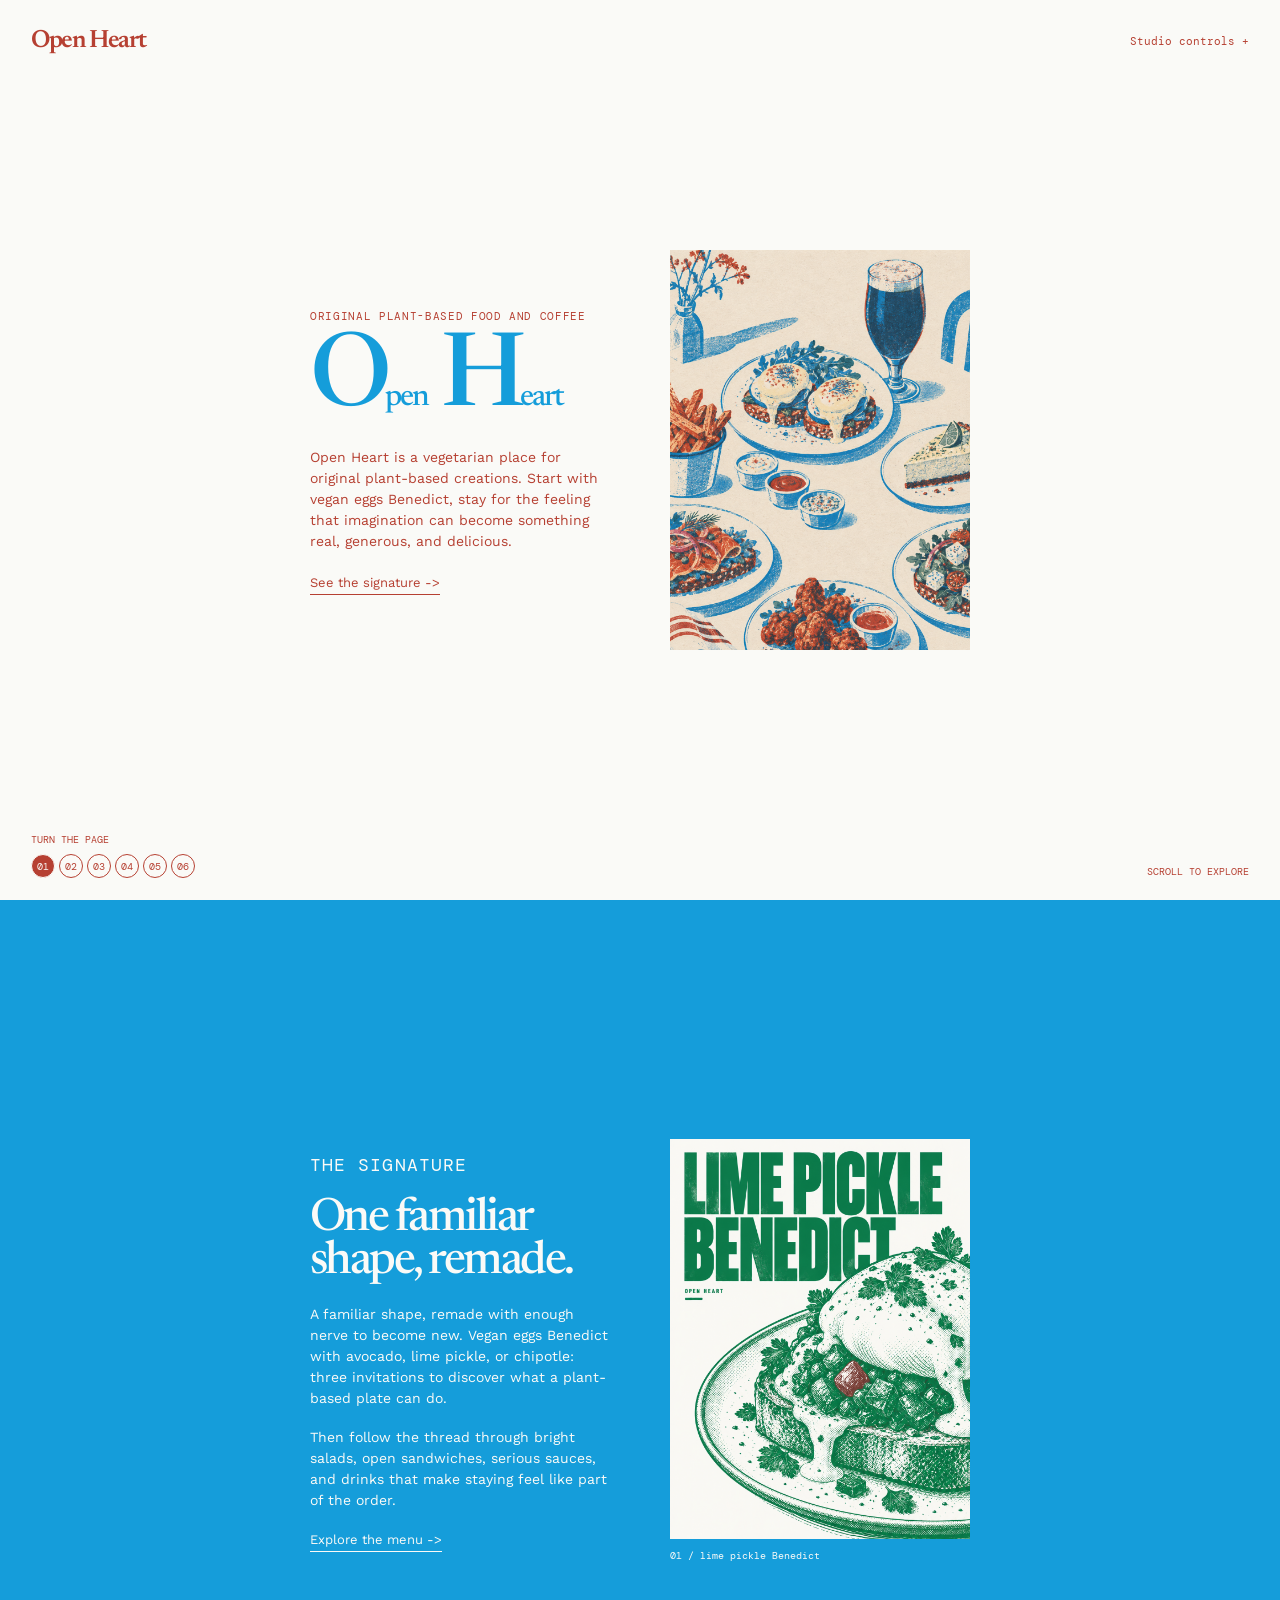
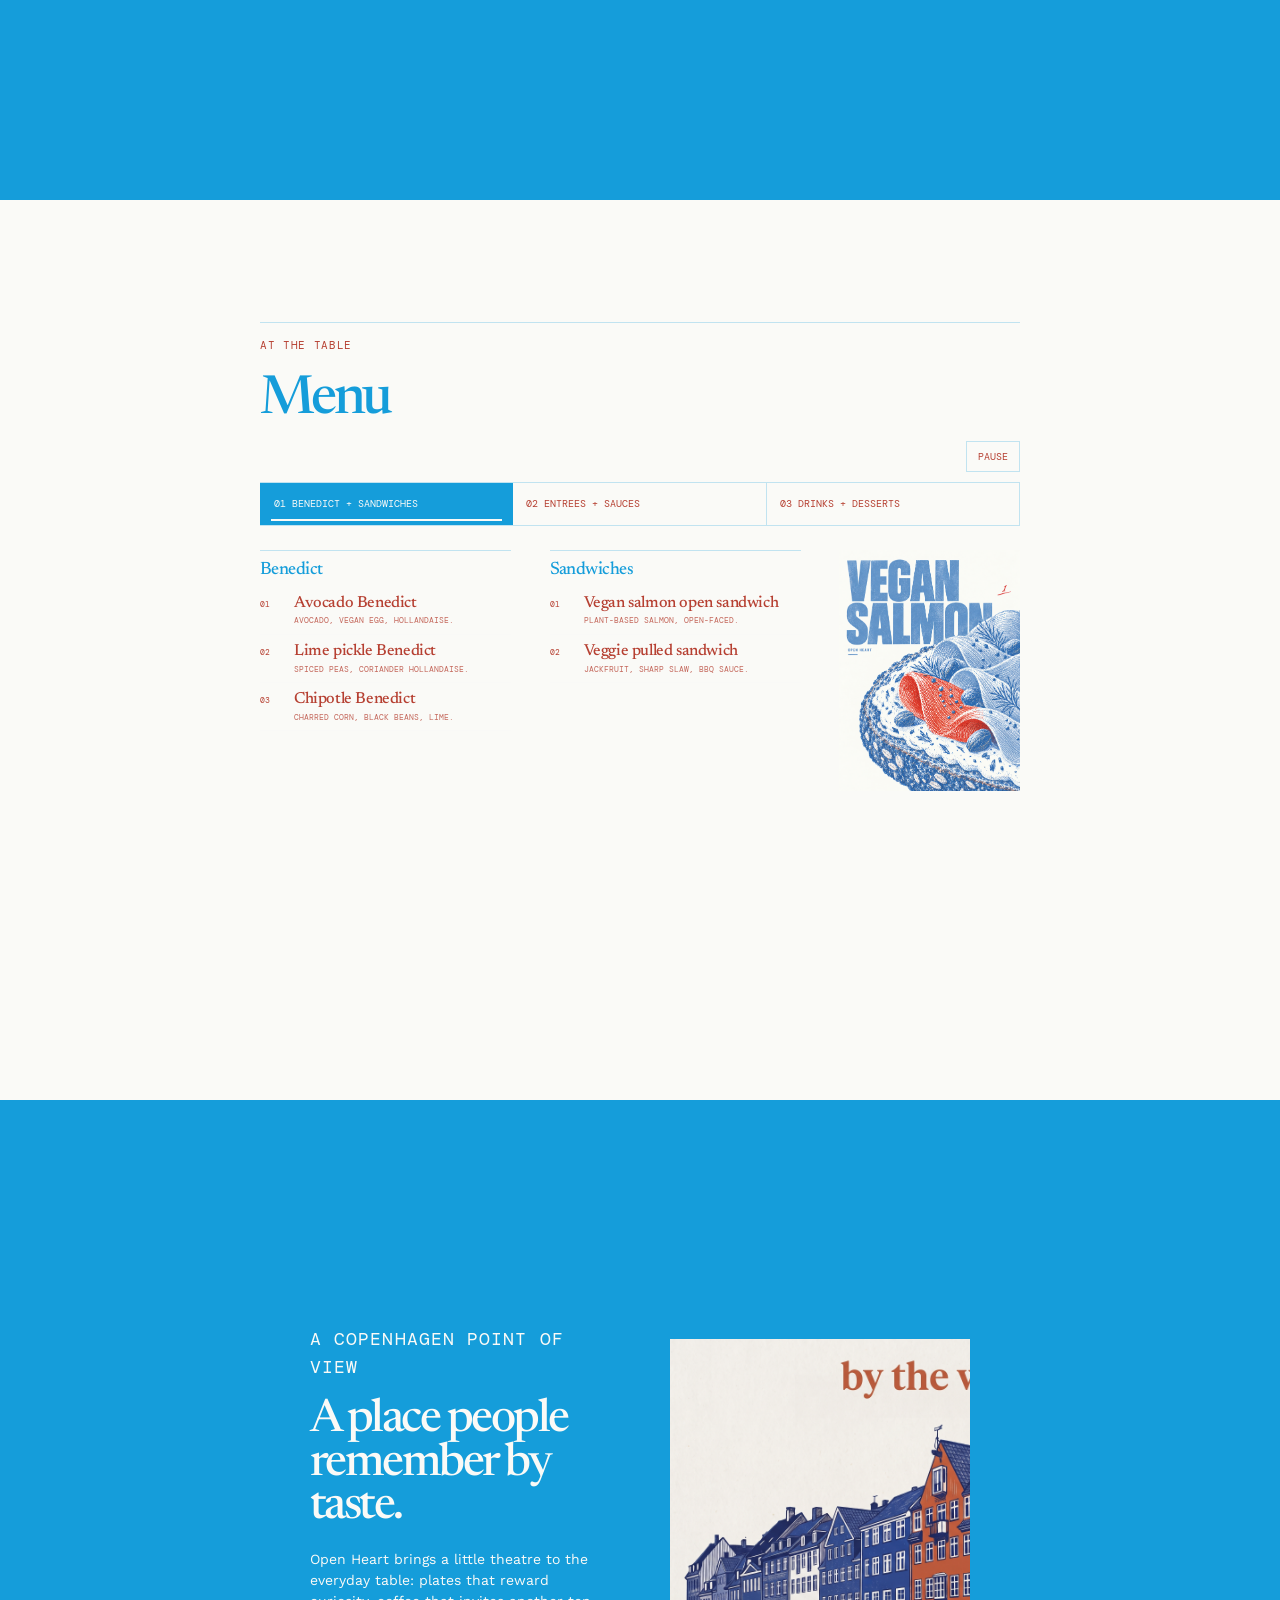
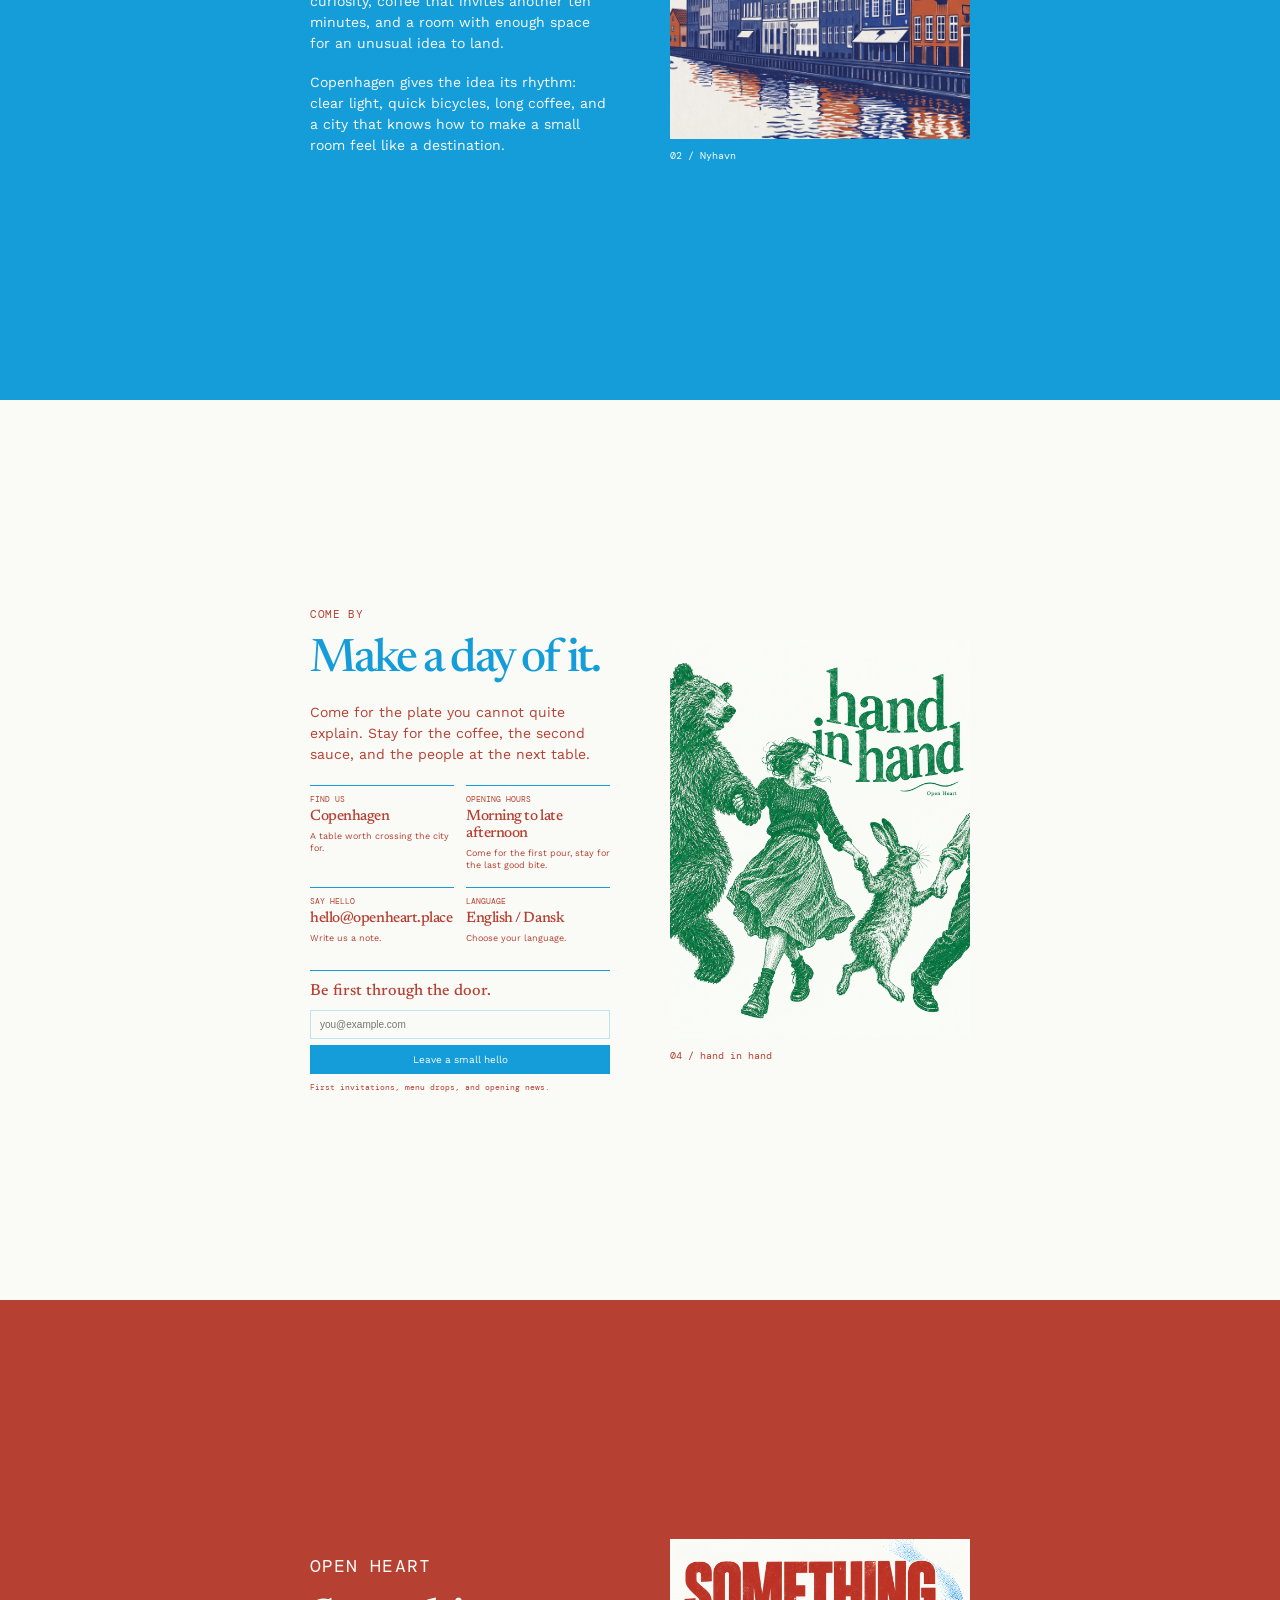
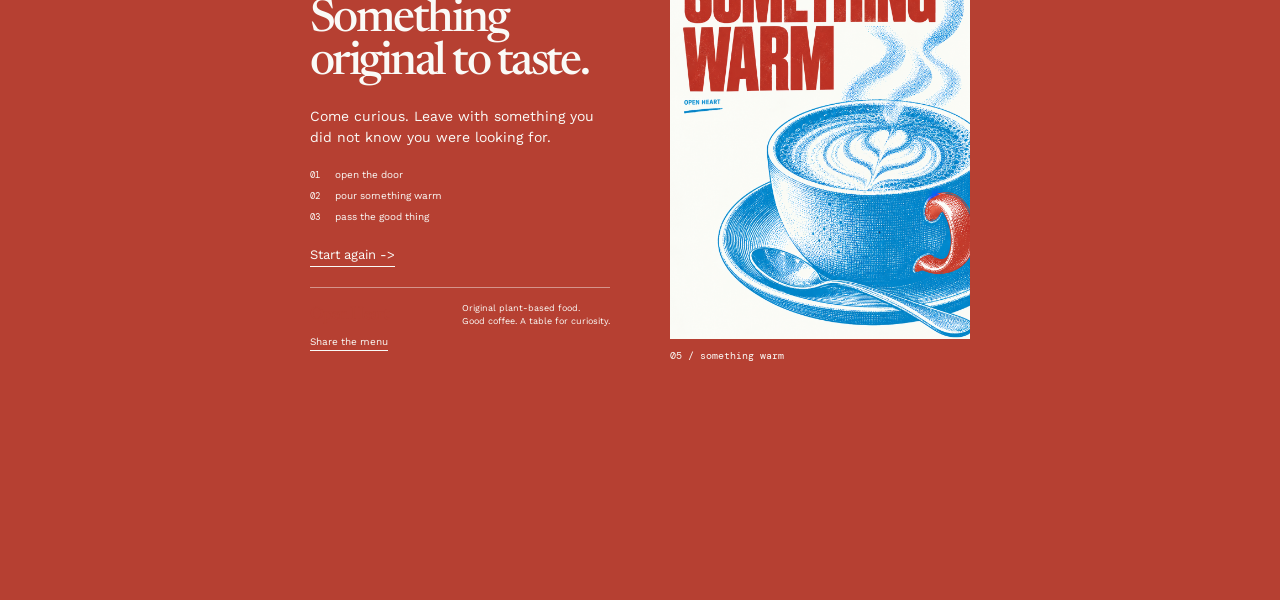
<file: index.html>
<!doctype html>
<html lang="en" data-palette="cyan-brick">
<head>
  <meta charset="utf-8">
  <meta name="viewport" content="width=device-width, initial-scale=1">
  <meta name="theme-color" content="#FAFAF7">
  <meta name="description" content="Open Heart. A vegetarian place for original plant-based creations.">
  <title>Open Heart | Food and coffee</title>
  <link rel="stylesheet" href="styles.css?v=interaction-3">
</head>
<body class="is-flat">
  <a class="skip-link" href="#content">Skip to menu</a>

  <header class="topbar">
    <a class="small-wordmark" href="#face-0">Open Heart</a>
    <nav aria-label="Main navigation">
      <a href="#story">Story</a>
      <a href="#menu">Menu</a>
      <a href="#visit">Visit</a>
    </nav>
    <details class="developer-panel">
      <summary>Studio controls +</summary>
      <div class="developer-panel__body">
        <label for="palette-select">Web ink recipe</label>
        <select id="palette-select">
          <option value="cyan-brick">Cyan + brick red</option>
          <option value="brick-cyan">Brick red + cyan</option>
          <option value="electric-carbon">Electric blue + carbon</option>
          <option value="mono-aubergine">Mono / aubergine</option>
          <option value="mono-electric">Mono / electric blue</option>
        </select>

        <label for="composition-select">Composition mode</label>
        <select id="composition-select">
          <option value="centered-pair-small" selected>Centered pair SMALL</option>
          <option value="centered-pair">Centered pair / reference</option>
        </select>

        <label for="menu-mode-select">Menu presentation</label>
        <select id="menu-mode-select">
          <option value="carousel">Category carousel</option>
          <option value="minimal-list" selected>Ultra-minimal text list</option>
          <option value="paired-small">Match SMALL pair</option>
        </select>

        <label for="carousel-animation-select">Carousel animation</label>
        <select id="carousel-animation-select">
          <option value="slide" selected>Slide left / right</option>
          <option value="fade">Fade in / out</option>
          <option value="none">No animation</option>
        </select>

        <label class="check">
          <input type="checkbox" id="flat-select">
          3D scrolling
        </label>

        <label class="check">
          <input type="checkbox" id="shadow-select" checked>
          3D shadows
        </label>
        <a href="studio.html">View the asset archive -></a>
      </div>
    </details>
  </header>

  <main id="content">
    <div id="scroll-track">
      <div id="scene">
        <div id="prism">
          <section class="face hero" id="face-0">
            <div class="face__inner">
              <div class="pair-layout hero-layout">
                <div class="hero-copy pair-copy">
                  <p class="edition">Original plant-based food and coffee</p>
                  <h1 class="logo" aria-label="Open Heart">
                    <span><b>O</b>pen</span>
                    <span><b>H</b>eart</span>
                  </h1>
                  <div class="hero-intro">
                    <p>Open Heart is a vegetarian place for original plant-based creations. Start with vegan eggs Benedict, stay for the feeling that imagination can become something real, generous, and delicious.</p>
                    <a class="text-link" href="#story">See the signature -></a>
                  </div>
                </div>
                <figure class="hero-print pair-print">
                  <img id="hero-image" src="assets/menu-chatgpt.png" width="1122" height="1402" alt="A two-ink illustrated table of Open Heart dishes, including vegan eggs Benedict, fries, drinks and dessert">
                </figure>
              </div>
              <span class="hero-index">01 / OPEN HEART</span>
            </div>
          </section>

          <section class="face" id="face-1">
            <div class="face__inner" id="story">
              <div class="story-layout pair-layout">
                <div class="story-copy pair-copy">
                  <p class="section-kicker">The signature</p>
                  <h2>One familiar shape, remade.</h2>
                  <p>A familiar shape, remade with enough nerve to become new. Vegan eggs Benedict with avocado, lime pickle, or chipotle: three invitations to discover what a plant-based plate can do.</p>
                  <p>Then follow the thread through bright salads, open sandwiches, serious sauces, and drinks that make staying feel like part of the order.</p>
                  <a class="text-link" href="#menu">Explore the menu -></a>
                </div>
                <figure class="feature-print pair-print">
                  <img src="assets/posters/chatgpt/02-lime-pickle-benedict.png" width="1086" height="1448" alt="Lime pickle Benedict in a two-ink green and red editorial print">
                  <figcaption>01 / lime pickle Benedict</figcaption>
                </figure>
              </div>
            </div>
          </section>

          <section class="face" id="face-2">
            <div class="face__inner" id="menu">
              <section class="menu-switcher" aria-labelledby="menu-title" aria-roledescription="carousel" data-carousel-region>
                <div class="category-heading">
                  <div>
                    <p class="section-kicker">At the table</p>
                    <h2 id="menu-title">Menu</h2>
                  </div>
                  <div class="category-controls">
                    <button type="button" data-carousel-autoplay-toggle aria-label="Pause automatic menu rotation">Pause</button>
                    <span id="menu-category-current" class="carousel-current" aria-live="polite">01 / Benedict</span>
                    <span id="menu-category-count" class="carousel-count" aria-live="polite">01 / 07</span>
                    <button type="button" id="menu-category-prev" aria-label="Previous menu section">Previous</button>
                    <button type="button" id="menu-category-next" aria-label="Next menu section">Next</button>
                  </div>
                </div>
                <div class="category-tabs" role="tablist" aria-label="Menu sections">
                  <button type="button" role="tab" id="menu-tab-benedict" aria-selected="true" aria-controls="menu-slide-benedict" data-category-tab="benedict">01 Benedict</button>
                  <button type="button" role="tab" id="menu-tab-sandwiches" aria-selected="false" aria-controls="menu-slide-sandwiches" data-category-tab="sandwiches">02 Sandwiches</button>
                  <button type="button" role="tab" id="menu-tab-salads" aria-selected="false" aria-controls="menu-slide-salads" data-category-tab="salads">03 Salads</button>
                  <button type="button" role="tab" id="menu-tab-entrees" aria-selected="false" aria-controls="menu-slide-entrees" data-category-tab="entrees">04 Entrees</button>
                  <button type="button" role="tab" id="menu-tab-sauces" aria-selected="false" aria-controls="menu-slide-sauces" data-category-tab="sauces">05 Sauces</button>
                  <button type="button" role="tab" id="menu-tab-desserts" aria-selected="false" aria-controls="menu-slide-desserts" data-category-tab="desserts">06 Desserts</button>
                  <button type="button" role="tab" id="menu-tab-drinks" aria-selected="false" aria-controls="menu-slide-drinks" data-category-tab="drinks">07 Drinks</button>
                </div>

                <div class="category-viewport">
                  <section class="menu-slide" id="menu-slide-benedict" role="tabpanel" data-category-slide="benedict" aria-labelledby="menu-tab-benedict">
                    <div class="menu-slide-content">
                      <figure class="category-art" data-category-art="benedict"><img src="assets/posters/chatgpt/01-avocado-benedict.png" width="1086" height="1448" alt="Avocado Benedict in a controlled two-ink editorial print"></figure>
                      <div class="carousel dish-carousel" tabindex="0" aria-label="Benedict menu items">
                        <article class="dish" data-item="benedict-avocado"><div class="dish-caption"><span class="item-number">01</span><div><h3>Avocado Benedict</h3><p>Avocado, vegan egg, vegan hollandaise.</p><small>Vegan</small></div></div></article>
                        <article class="dish" data-item="benedict-lime"><div class="dish-caption"><span class="item-number">02</span><div><h3>Lime pickle Benedict</h3><p>Lime pickle, crushed spiced peas, vegan egg, coriander hollandaise.</p><small>Vegan</small></div></div></article>
                        <article class="dish" data-item="benedict-chipotle"><div class="dish-caption"><span class="item-number">03</span><div><h3>Chipotle Benedict</h3><p>Chipotle mayo, charred corn, black beans, vegan egg, lime.</p><small>Vegan</small></div></div></article>
                      </div>
                    </div>
                  </section>

                  <section class="menu-slide" id="menu-slide-sandwiches" role="tabpanel" data-category-slide="sandwiches" aria-labelledby="menu-tab-sandwiches">
                    <div class="menu-slide-content">
                      <figure class="category-art" data-category-art="sandwiches"><img src="assets/posters/chatgpt/03-vegan-salmon.png" width="1086" height="1448" alt="Vegan salmon open sandwich in a controlled two-ink editorial print"></figure>
                      <div class="carousel dish-carousel" tabindex="0" aria-label="Sandwich menu items">
                        <article class="dish" data-item="salmon-sandwich"><div class="dish-caption"><span class="item-number">01</span><div><h3>Vegan salmon open sandwich</h3><p>Plant-based salmon, open-faced.</p><small>Vegan</small></div></div></article>
                        <article class="dish" data-item="pulled-sandwich"><div class="dish-caption"><span class="item-number">02</span><div><h3>Veggie pulled sandwich</h3><p>Jackfruit, sharp slaw, BBQ sauce.</p><small>Vegan</small></div></div></article>
                      </div>
                    </div>
                  </section>

                  <section class="menu-slide" id="menu-slide-salads" role="tabpanel" data-category-slide="salads" aria-labelledby="menu-tab-salads">
                    <div class="menu-slide-content">
                      <figure class="category-art" data-category-art="salads"><img src="assets/posters/chatgpt/06-vegan-caesar.png" width="1086" height="1448" alt="Vegan Caesar in a controlled two-ink editorial print"></figure>
                      <div class="carousel dish-carousel" tabindex="0" aria-label="Salad menu items">
                        <article class="dish" data-item="mango-salad"><div class="dish-caption"><span class="item-number">01</span><div><h3>Avocado and mango</h3><p>Avocado, mango, parsley, raisins.</p><small>Vegan</small></div></div></article>
                        <article class="dish" data-item="caesar-salad"><div class="dish-caption"><span class="item-number">02</span><div><h3>Vegan Caesar</h3><p>Crisp leaves, croutons, creamy vegan Caesar dressing.</p><small>Vegan</small></div></div></article>
                        <article class="dish" data-item="protein-salad"><div class="dish-caption"><span class="item-number">03</span><div><h3>Protein salad</h3><p>Lentils, chickpeas, edamame, toasted seeds, lemon dressing.</p><small>Vegan</small></div></div></article>
                      </div>
                    </div>
                  </section>

                  <section class="menu-slide" id="menu-slide-entrees" role="tabpanel" data-category-slide="entrees" aria-labelledby="menu-tab-entrees">
                    <div class="menu-slide-content">
                      <figure class="category-art" data-category-art="entrees"><img src="assets/posters/chatgpt/07-bbq-cauliflower.png" width="1086" height="1448" alt="BBQ cauliflower wings in a controlled two-ink editorial print"></figure>
                      <div class="carousel dish-carousel" tabindex="0" aria-label="Entree menu items">
                        <article class="dish" data-item="cauliflower-wings"><div class="dish-caption"><span class="item-number">01</span><div><h3>BBQ no-chicken wings</h3><p>Breaded cauliflower, BBQ sauce.</p><small>Vegan</small></div></div></article>
                        <article class="dish" data-item="fries-plain"><div class="dish-caption"><span class="item-number">02</span><div><h3>Plain fries</h3><p>Crisp potatoes, salt. Choose your sauce.</p><small>Vegan</small></div></div></article>
                        <article class="dish" data-item="fries-spicy"><div class="dish-caption"><span class="item-number">03</span><div><h3>Spicy fries</h3><p>Chilli-dusted potatoes. Choose your sauce.</p><small>Vegan</small></div></div></article>
                        <article class="dish" data-item="fries-rosemary"><div class="dish-caption"><span class="item-number">04</span><div><h3>Rosemary fries</h3><p>Potatoes, rosemary, salt. Choose your sauce.</p><small>Vegan</small></div></div></article>
                      </div>
                    </div>
                  </section>

                  <section class="menu-slide" id="menu-slide-sauces" role="tabpanel" data-category-slide="sauces" aria-labelledby="menu-tab-sauces">
                    <div class="menu-slide-content">
                      <figure class="category-art" data-category-art="sauces"><img src="assets/posters/chatgpt/08-five-sauces.png" width="1086" height="1448" alt="Five sauces in a controlled two-ink editorial print"></figure>
                      <div class="carousel dish-carousel" tabindex="0" aria-label="Sauce menu items">
                        <article class="dish" data-item="chipotle-mayo"><div class="dish-caption"><span class="item-number">01</span><div><h3>Chipotle mayo</h3><p>Smoky chipotle mayonnaise.</p><small>Smoky / creamy</small></div></div></article>
                        <article class="dish" data-item="chimichurri"><div class="dish-caption"><span class="item-number">02</span><div><h3>Chimichurri</h3><p>Herbs, oil, a sharp finish.</p><small>Herbaceous / sharp</small></div></div></article>
                        <article class="dish" data-item="pesto"><div class="dish-caption"><span class="item-number">03</span><div><h3>Pesto</h3><p>Basil, a generous spoonful.</p><small>Basil / generous</small></div></div></article>
                        <article class="dish" data-item="yogurt-dill"><div class="dish-caption"><span class="item-number">04</span><div><h3>Yogurt dill</h3><p>Cool yogurt, fresh dill.</p><small>Cool / fresh</small></div></div></article>
                        <article class="dish" data-item="vegan-cheese"><div class="dish-caption"><span class="item-number">05</span><div><h3>Melted vegan cheese</h3><p>Warm, melted plant-based cheese.</p><small>Vegan</small></div></div></article>
                      </div>
                    </div>
                  </section>

                  <section class="menu-slide" id="menu-slide-desserts" role="tabpanel" data-category-slide="desserts" aria-labelledby="menu-tab-desserts">
                    <div class="menu-slide-content">
                      <figure class="category-art" data-category-art="desserts"><img src="assets/menu/key-lime-chatgpt.png" width="768" height="1024" alt="Avocado key-lime pie in a controlled two-ink editorial print"></figure>
                      <div class="carousel dish-carousel" tabindex="0" aria-label="Dessert menu items">
                        <article class="dish" data-item="key-lime-pie"><div class="dish-caption"><span class="item-number">01</span><div><h3>Avocado key-lime pie</h3><p>A sharp lime filling, avocado, crisp crumb base.</p><small>Vegan</small></div></div></article>
                        <article class="dish" data-item="strawberries-cream"><div class="dish-caption"><span class="item-number">02</span><div><h3>Strawberries and mascarpone</h3><p>Strawberries, mascarpone cream, crumble.</p><small>Berry / cream / crumble</small></div></div></article>
                        <article class="dish" data-item="creme-brulee"><div class="dish-caption"><span class="item-number">03</span><div><h3>Vegan creme brulee</h3><p>Crackly caramel, soft vanilla custard.</p><small>Vanilla / caramel / crackle</small></div></div></article>
                      </div>
                    </div>
                  </section>

                  <section class="menu-slide" id="menu-slide-drinks" role="tabpanel" data-category-slide="drinks" aria-labelledby="menu-tab-drinks">
                    <div class="menu-slide-content">
                      <figure class="category-art" data-category-art="drinks"><img src="assets/posters/chatgpt/10-something-warm.png" width="1086" height="1448" alt="Something warm in a controlled two-ink editorial print"></figure>
                      <div class="carousel dish-carousel" tabindex="0" aria-label="Drink menu items">
                      <article class="dish" data-item="matcha"><div class="dish-caption"><span class="item-number">01</span><div><h3>Matcha</h3><p>Whisked matcha.</p><small>Hot / iced</small></div></div></article>
                      <article class="dish" data-item="hojicha"><div class="dish-caption"><span class="item-number">02</span><div><h3>Hojicha</h3><p>Roasted Japanese green tea.</p><small>Roasted / soft</small></div></div></article>
                      <article class="dish" data-item="espresso"><div class="dish-caption"><span class="item-number">03</span><div><h3>Espresso</h3><p>Small, dark, concentrated.</p><small>Short / dark</small></div></div></article>
                      <article class="dish" data-item="cappuccino"><div class="dish-caption"><span class="item-number">04</span><div><h3>Cappuccino</h3><p>Espresso, steamed milk, soft foam.</p><small>Silky / bold</small></div></div></article>
                      <article class="dish" data-item="london-fog"><div class="dish-caption"><span class="item-number">05</span><div><h3>Decadent Earl Grey</h3><p>London fog: Earl Grey, vanilla, honey, milk.</p><small>Earl Grey / vanilla / milk</small></div></div></article>
                      <article class="dish" data-item="cafe-viennois"><div class="dish-caption"><span class="item-number">06</span><div><h3>Cafe viennois</h3><p>Coffee, whipped cream.</p><small>Coffee / cream</small></div></div></article>
                      <article class="dish" data-item="chocolate-espanol"><div class="dish-caption"><span class="item-number">07</span><div><h3>Chocolate espanol</h3><p>Thick, hot drinking chocolate.</p><small>Thick / hot</small></div></div></article>
                      <article class="dish" data-item="alkoholfri-glogg"><div class="dish-caption"><span class="item-number">08</span><div><h3>alkoholfri gløgg all year round</h3><p>Alcohol-free gløgg, all year round.</p><small>Hot / all year</small></div></div></article>
                      <article class="dish" data-item="licorice-beer"><div class="dish-caption"><span class="item-number">09</span><div><h3>Licorice beer</h3><p>Beer with a licorice note.</p><small>Cold / curious</small></div></div></article>
                      <article class="dish" data-item="michelada"><div class="dish-caption"><span class="item-number">10</span><div><h3>0,0 michelada</h3><p>Alcohol-free, lime, spice, a salted rim.</p><small>Lime / spice / salt</small></div></div></article>
                      </div>
                    </div>
                  </section>
                </div>
              </section>

              <section class="minimal-menu" id="minimal-menu" aria-labelledby="minimal-menu-title" aria-roledescription="carousel" data-carousel-region hidden>
                <div class="minimal-menu__heading">
                  <p class="section-kicker">At the table</p>
                  <h2 id="minimal-menu-title">Menu</h2>
                </div>
                <div class="minimal-menu__controls">
                  <button type="button" data-carousel-autoplay-toggle aria-label="Pause automatic menu rotation">Pause</button>
                </div>
                <div class="minimal-menu__tabs" role="tablist" aria-label="Minimal menu groups">
                  <button type="button" role="tab" id="minimal-tab-benedict" aria-selected="true" aria-controls="minimal-slide-benedict" data-minimal-tab="benedict">01 Benedict + sandwiches</button>
                  <button type="button" role="tab" id="minimal-tab-entrees" aria-selected="false" aria-controls="minimal-slide-entrees" data-minimal-tab="entrees">02 Entrees + sauces</button>
                  <button type="button" role="tab" id="minimal-tab-drinks" aria-selected="false" aria-controls="minimal-slide-drinks" data-minimal-tab="drinks">03 Drinks + desserts</button>
                </div>
                <div class="minimal-menu__viewport">
                  <section class="minimal-menu__slide" id="minimal-slide-benedict" role="tabpanel" data-minimal-slide="benedict" aria-labelledby="minimal-tab-benedict">
                    <div class="minimal-menu__columns">
                      <div class="minimal-menu__column">
                        <h3 class="minimal-menu__category">Benedict</h3>
                        <ol class="minimal-menu__list">
                          <li class="minimal-menu__item"><span>01</span><div><h4>Avocado Benedict</h4><p>Avocado, vegan egg, hollandaise.</p></div></li>
                          <li class="minimal-menu__item"><span>02</span><div><h4>Lime pickle Benedict</h4><p>Spiced peas, coriander hollandaise.</p></div></li>
                          <li class="minimal-menu__item"><span>03</span><div><h4>Chipotle Benedict</h4><p>Charred corn, black beans, lime.</p></div></li>
                        </ol>
                      </div>
                      <div class="minimal-menu__column">
                        <h3 class="minimal-menu__category">Sandwiches</h3>
                        <ol class="minimal-menu__list">
                          <li class="minimal-menu__item"><span>01</span><div><h4>Vegan salmon open sandwich</h4><p>Plant-based salmon, open-faced.</p></div></li>
                          <li class="minimal-menu__item"><span>02</span><div><h4>Veggie pulled sandwich</h4><p>Jackfruit, sharp slaw, BBQ sauce.</p></div></li>
                        </ol>
                      </div>
                      <figure class="minimal-menu__print"><img src="assets/posters/chatgpt/03-vegan-salmon.png" width="1086" height="1448" alt="Vegan salmon open sandwich in a controlled two-ink editorial print"></figure>
                    </div>
                  </section>
                  <section class="minimal-menu__slide" id="minimal-slide-entrees" role="tabpanel" data-minimal-slide="entrees" aria-labelledby="minimal-tab-entrees" hidden>
                    <div class="minimal-menu__columns">
                      <div class="minimal-menu__column">
                        <h3 class="minimal-menu__category">Entrees</h3>
                        <ol class="minimal-menu__list">
                          <li class="minimal-menu__item"><span>01</span><div><h4>BBQ no-chicken wings</h4><p>Breaded cauliflower, BBQ sauce.</p></div></li>
                          <li class="minimal-menu__item"><span>02</span><div><h4>Plain fries</h4><p>Crisp potatoes, salt.</p></div></li>
                          <li class="minimal-menu__item"><span>03</span><div><h4>Spicy fries</h4><p>Chilli-dusted potatoes.</p></div></li>
                          <li class="minimal-menu__item"><span>04</span><div><h4>Rosemary fries</h4><p>Potatoes, rosemary, salt.</p></div></li>
                        </ol>
                      </div>
                      <div class="minimal-menu__column">
                        <h3 class="minimal-menu__category">Sauces</h3>
                        <ol class="minimal-menu__list">
                          <li class="minimal-menu__item"><span>01</span><div><h4>Chipotle mayo</h4><p>Smoky, creamy, bright.</p></div></li>
                          <li class="minimal-menu__item"><span>02</span><div><h4>Chimichurri</h4><p>Herbs, oil, a sharp finish.</p></div></li>
                          <li class="minimal-menu__item"><span>03</span><div><h4>Pesto</h4><p>Basil, a generous spoonful.</p></div></li>
                          <li class="minimal-menu__item"><span>04</span><div><h4>Yogurt dill</h4><p>Cool yogurt, fresh dill.</p></div></li>
                          <li class="minimal-menu__item"><span>05</span><div><h4>Melted vegan cheese</h4><p>Warm, melted, plant-based.</p></div></li>
                        </ol>
                      </div>
                      <figure class="minimal-menu__print"><img src="assets/posters/chatgpt/07-bbq-cauliflower.png" width="1086" height="1448" alt="BBQ cauliflower wings in a controlled two-ink editorial print"></figure>
                    </div>
                  </section>
                  <section class="minimal-menu__slide" id="minimal-slide-drinks" role="tabpanel" data-minimal-slide="drinks" aria-labelledby="minimal-tab-drinks" hidden>
                    <div class="minimal-menu__columns">
                      <div class="minimal-menu__column">
                        <h3 class="minimal-menu__category">Drinks</h3>
                        <ol class="minimal-menu__list">
                          <li class="minimal-menu__item"><span>01</span><div><h4>Licorice beer</h4><p>Beer with a licorice note.</p></div></li>
                          <li class="minimal-menu__item"><span>02</span><div><h4>0,0 michelada</h4><p>Alcohol-free, lime, spice.</p></div></li>
                        </ol>
                        <h3 class="minimal-menu__category">Hot drinks</h3>
                        <ol class="minimal-menu__list">
                          <li class="minimal-menu__item"><span>01</span><div><h4>Matcha</h4><p>Whisked matcha.</p></div></li>
                          <li class="minimal-menu__item"><span>02</span><div><h4>Hojicha</h4><p>Roasted Japanese green tea.</p></div></li>
                          <li class="minimal-menu__item"><span>03</span><div><h4>Decadent Earl Grey</h4><p>Vanilla, honey, milk.</p></div></li>
                          <li class="minimal-menu__item"><span>04</span><div><h4>Chocolate espanol</h4><p>Thick, hot drinking chocolate.</p></div></li>
                          <li class="minimal-menu__item"><span>05</span><div><h4>alkoholfri gløgg all year round</h4><p>Alcohol-free gløgg, all year round.</p></div></li>
                        </ol>
                      </div>
                      <div class="minimal-menu__column">
                        <h3 class="minimal-menu__category">Coffee</h3>
                        <ol class="minimal-menu__list">
                          <li class="minimal-menu__item"><span>01</span><div><h4>Espresso</h4><p>Small, dark, concentrated.</p></div></li>
                          <li class="minimal-menu__item"><span>02</span><div><h4>Cappuccino</h4><p>Espresso, steamed milk, soft foam.</p></div></li>
                          <li class="minimal-menu__item"><span>03</span><div><h4>Cafe viennois</h4><p>Coffee, whipped cream.</p></div></li>
                        </ol>
                        <h3 class="minimal-menu__category">Desserts</h3>
                        <ol class="minimal-menu__list">
                          <li class="minimal-menu__item"><span>01</span><div><h4>Avocado key-lime pie</h4><p>Sharp lime, crisp crumb base.</p></div></li>
                          <li class="minimal-menu__item"><span>02</span><div><h4>Strawberries and mascarpone-cream</h4><p>Strawberries, cream, crumble.</p></div></li>
                          <li class="minimal-menu__item"><span>03</span><div><h4>Vegan creme brulee</h4><p>Vanilla custard, crackly caramel.</p></div></li>
                        </ol>
                      </div>
                      <figure class="minimal-menu__print"><img src="assets/posters/chatgpt/10-something-warm.png" width="1086" height="1448" alt="Something warm in a controlled two-ink editorial print"></figure>
                    </div>
                  </section>
                </div>
              </section>

              <section class="paired-menu pair-layout" id="paired-menu" aria-labelledby="paired-menu-title" aria-roledescription="carousel" data-carousel-region hidden>
                <div class="paired-menu__copy pair-copy">
                  <p class="section-kicker">At the table</p>
                  <h2 id="paired-menu-title">The signature, in three directions.</h2>
                  <button class="paired-menu__autoplay" type="button" data-carousel-autoplay-toggle aria-label="Pause automatic menu rotation">Pause</button>
                  <ol class="paired-menu__items" id="paired-menu-items" aria-live="polite"></ol>
                  <div class="paired-menu__tabs" role="tablist" aria-label="Paired menu categories">
                    <button type="button" role="tab" data-paired-tab="0" aria-label="Benedict" aria-selected="true">01</button>
                    <button type="button" role="tab" data-paired-tab="1" aria-label="Sandwiches" aria-selected="false">02</button>
                    <button type="button" role="tab" data-paired-tab="2" aria-label="Salads" aria-selected="false">03</button>
                    <button type="button" role="tab" data-paired-tab="3" aria-label="Entrees" aria-selected="false">04</button>
                    <button type="button" role="tab" data-paired-tab="4" aria-label="Sauces" aria-selected="false">05</button>
                    <button type="button" role="tab" data-paired-tab="5" aria-label="Desserts" aria-selected="false">06</button>
                    <button type="button" role="tab" data-paired-tab="6" aria-label="Drinks" aria-selected="false">07</button>
                  </div>
                </div>
                <figure class="paired-menu__print pair-print">
                  <img id="paired-menu-image" src="assets/posters/chatgpt/01-avocado-benedict.png" width="1086" height="1448" alt="Benedict menu poster in a controlled two-ink print">
                  <figcaption id="paired-menu-caption">01 / Benedict</figcaption>
                </figure>
              </section>
            </div>
          </section>

          <section class="face" id="face-3">
            <div class="face__inner atmosphere" id="atmosphere">
              <div class="atmosphere-grid pair-layout">
                <div class="atmosphere-copy pair-copy">
                  <p class="section-kicker">A Copenhagen point of view</p>
                  <h2>A place people remember by taste.</h2>
                  <p>Open Heart brings a little theatre to the everyday table: plates that reward curiosity, coffee that invites another ten minutes, and a room with enough space for an unusual idea to land.</p>
                  <p>Copenhagen gives the idea its rhythm: clear light, quick bicycles, long coffee, and a city that knows how to make a small room feel like a destination.</p>
                </div>
                <figure class="panel-print panel-print--city pair-print">
                  <img src="assets/studies/nyhavn-gemini.jpg" width="768" height="1024" alt="Copenhagen harbor houses rendered as a limited-color print">
                  <figcaption>02 / Nyhavn</figcaption>
                </figure>
                <figure class="panel-print panel-print--dance">
                  <img src="assets/studies/dance-chatgpt.png" width="768" height="1024" alt="Human and animal figures holding hands in a one-ink print">
                  <figcaption>03 / together</figcaption>
                </figure>
              </div>
              <section class="pretext-demo" id="poem" aria-labelledby="poem-title">
                <div class="pretext-demo__heading"><p id="poem-title">A few lines for the room.</p><small>A small shape made of words</small></div>
                <div class="pretext-stage" id="pretext-stage">
                  <div class="pretext-leaf" aria-hidden="true"></div>
                  <div class="pretext-lines" id="pretext-lines" aria-label="Poem excerpt"></div>
                </div>
                <div class="pretext-actions"><button type="button" id="pretext-toggle" aria-pressed="false">Read plainly</button><a href="https://en.wikisource.org/wiki/The_Complete_Works_of_Swami_Vivekananda/Volume_4/Translation:_Poems/To_a_Friend">Source excerpt</a><span id="pretext-status">Move across the shape.</span></div>
              </section>
            </div>
          </section>

          <section class="face" id="face-4">
            <div class="face__inner" id="visit">
              <div class="visit-layout pair-layout">
                <div class="visit-copy pair-copy">
                  <p class="section-kicker">Come by</p>
                  <h2>Make a day of it.</h2>
                  <p class="visit-lead">Come for the plate you cannot quite explain. Stay for the coffee, the second sauce, and the people at the next table.</p>
                  <div class="visit-grid">
                    <div class="info-block"><span>Find us</span><strong>Copenhagen</strong><small>A table worth crossing the city for.</small></div>
                    <div class="info-block"><span>Opening hours</span><strong>Morning to late afternoon</strong><small>Come for the first pour, stay for the last good bite.</small></div>
                    <div class="info-block"><span>Say hello</span><strong>hello@openheart.place</strong><small>Write us a note.</small></div>
                    <div class="info-block"><span>Language</span><strong>English / Dansk</strong><small>Choose your language.</small></div>
                  </div>
                  <form class="interest-form" id="interest-form">
                    <label for="email">Be first through the door.</label>
                    <div><input id="email" name="email" type="email" placeholder="you@example.com" autocomplete="email" required><button type="submit">Leave a small hello</button></div>
                    <small id="form-note">First invitations, menu drops, and opening news.</small>
                  </form>
                </div>
                <figure class="visit-print pair-print">
                  <img src="assets/studies/dance-chatgpt.png" width="768" height="1024" alt="Humans and animals holding hands in a one-ink green print">
                  <figcaption>04 / hand in hand</figcaption>
                </figure>
              </div>
            </div>
          </section>

          <section class="face" id="face-5">
            <div class="face__inner closing">
              <div class="closing-layout pair-layout">
                <div class="closing-copy pair-copy">
                  <p class="section-kicker">Open Heart</p>
                  <h2>Something original to taste.</h2>
                  <p>Come curious. Leave with something you did not know you were looking for.</p>
                  <div class="warm-ritual">
                    <span><b>01</b> open the door</span>
                    <span><b>02</b> pour something warm</span>
                    <span><b>03</b> pass the good thing</span>
                  </div>
                  <a class="text-link" href="#face-0">Start again -></a>
                  <footer>
                    <span class="small-wordmark">Open Heart</span>
                    <p>Original plant-based food.<br>Good coffee. A table for curiosity.</p>
                    <button id="share-button" type="button">Share the menu</button>
                    <span id="share-status" role="status"></span>
                  </footer>
                </div>
                <figure class="closing-print pair-print">
                  <img src="assets/posters/chatgpt/10-something-warm.png" width="1086" height="1448" alt="Something warm in a cyan and brick red two-ink poster">
                  <figcaption>05 / something warm</figcaption>
                </figure>
              </div>
            </div>
          </section>
        </div>
      </div>
    </div>
    <aside class="reference-chrome" aria-label="Reference composition controls">
      <div>
        <span class="reference-chrome__label">Turn the page</span>
        <nav class="reference-pager" aria-label="Section navigation">
          <button class="face-button" type="button" data-face="0" aria-label="Go to introduction">01</button>
          <button class="face-button" type="button" data-face="1" aria-label="Go to signature">02</button>
          <button class="face-button" type="button" data-face="2" aria-label="Go to menu">03</button>
          <button class="face-button" type="button" data-face="3" aria-label="Go to atmosphere">04</button>
          <button class="face-button" type="button" data-face="4" aria-label="Go to visit">05</button>
          <button class="face-button" type="button" data-face="5" aria-label="Go to closing">06</button>
        </nav>
      </div>
      <span class="reference-hint" id="reference-hint">Scroll to explore</span>
    </aside>
  </main>

  <script src="assets/vendor/gsap.min.js?v=menu-layout-5"></script>
  <script src="app.js?v=interaction-5"></script>
</body>
</html>
</file>
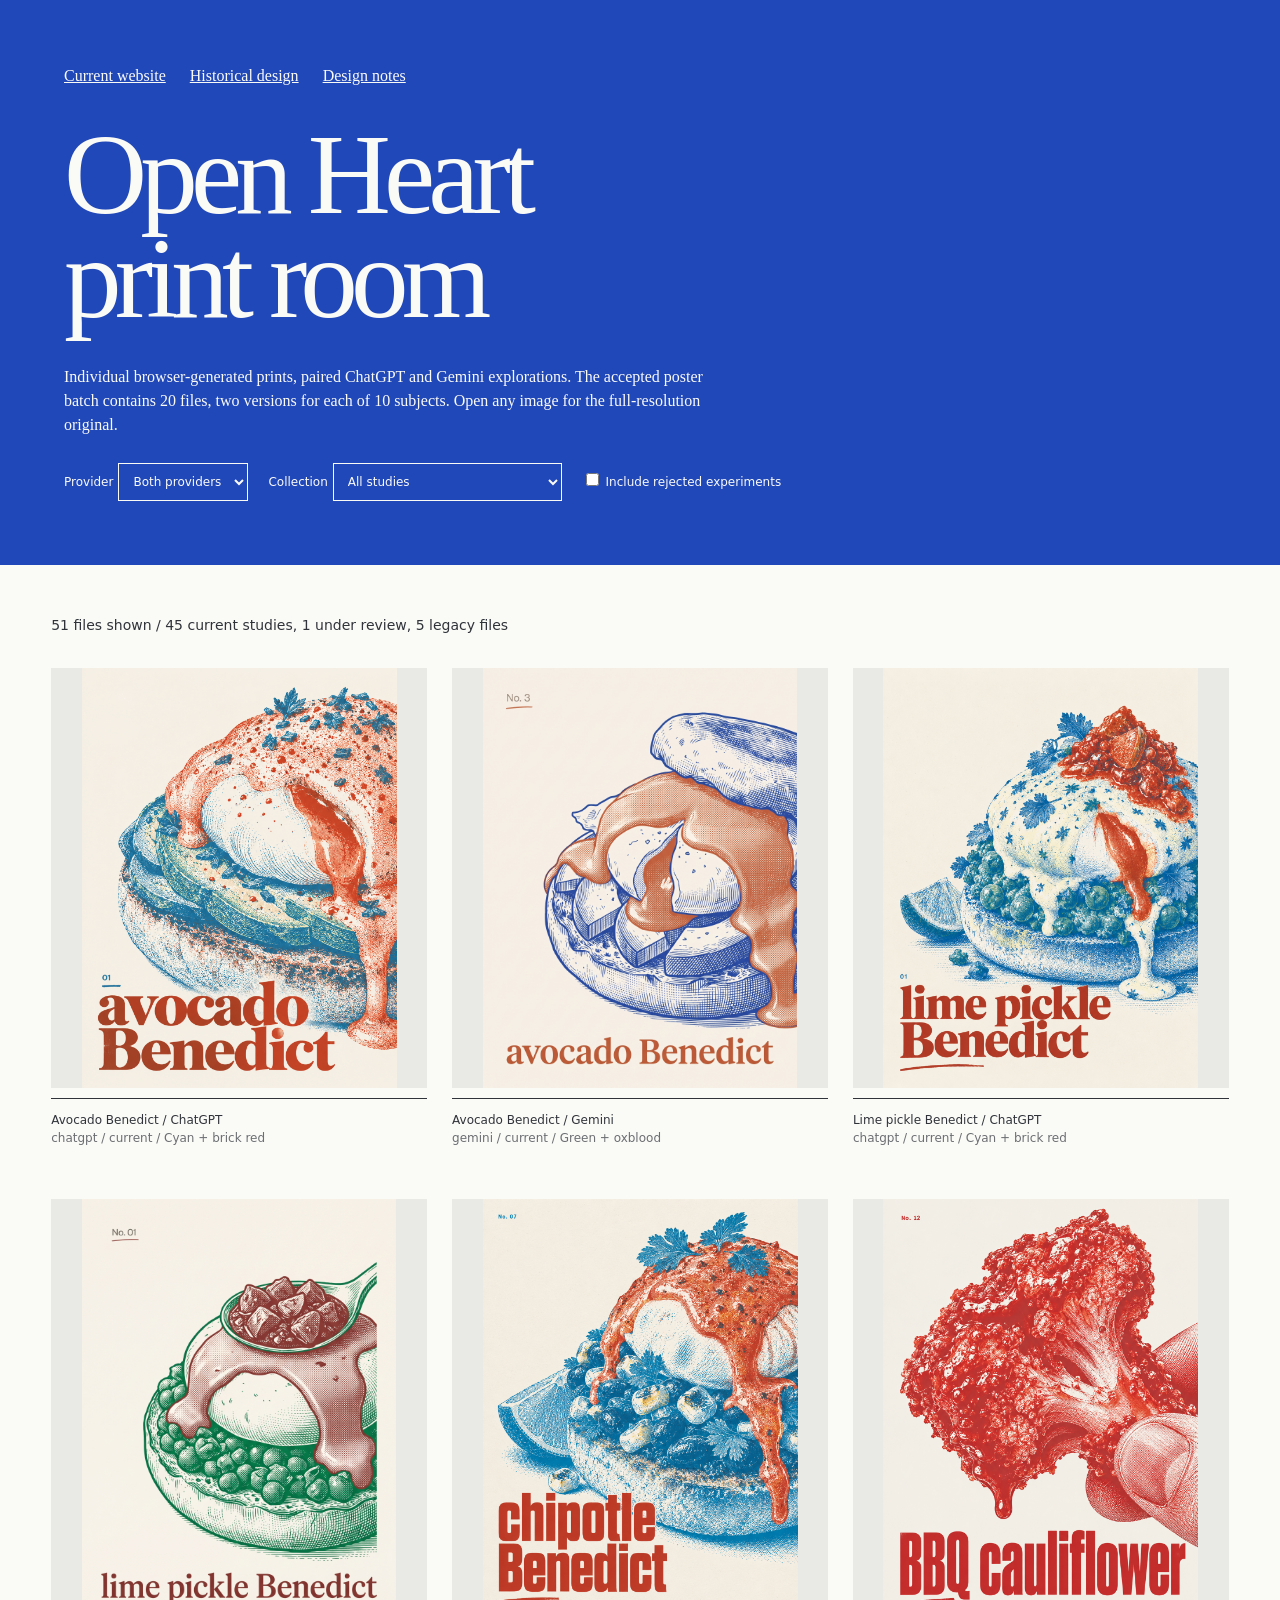
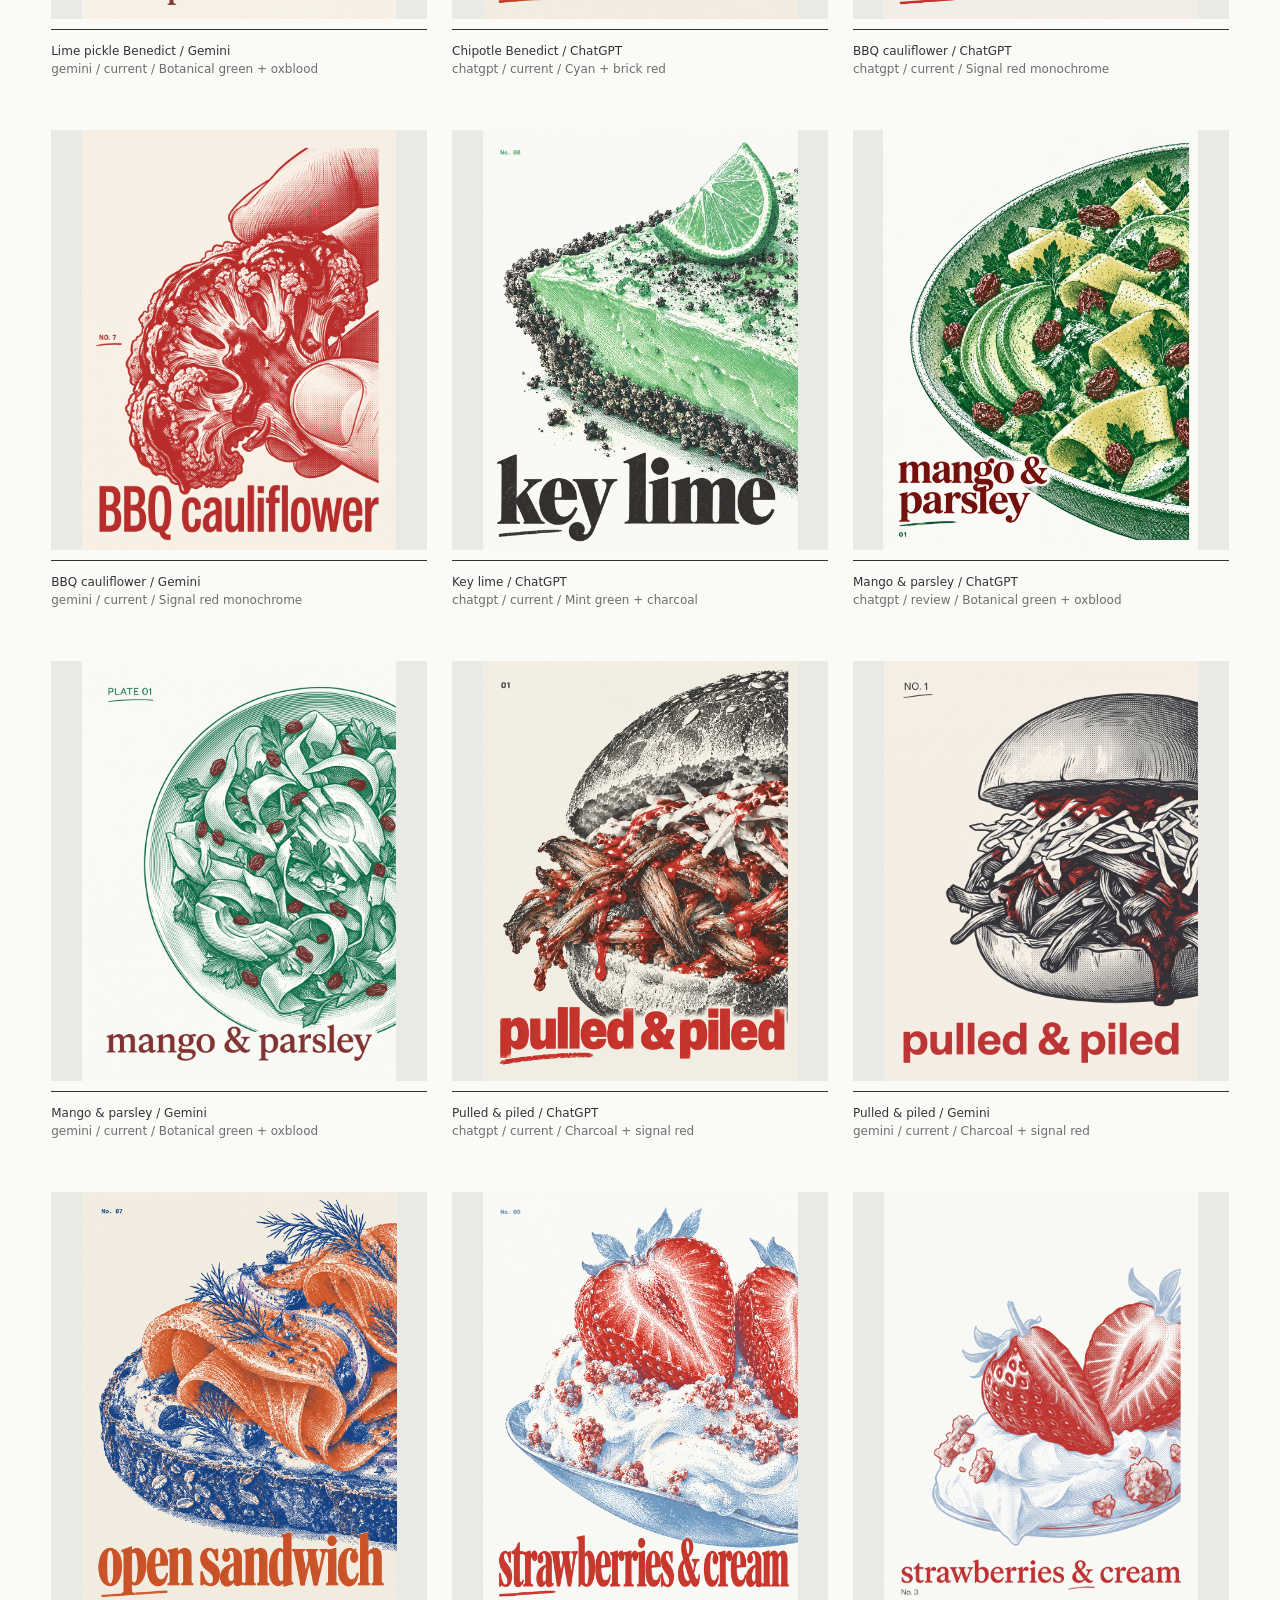
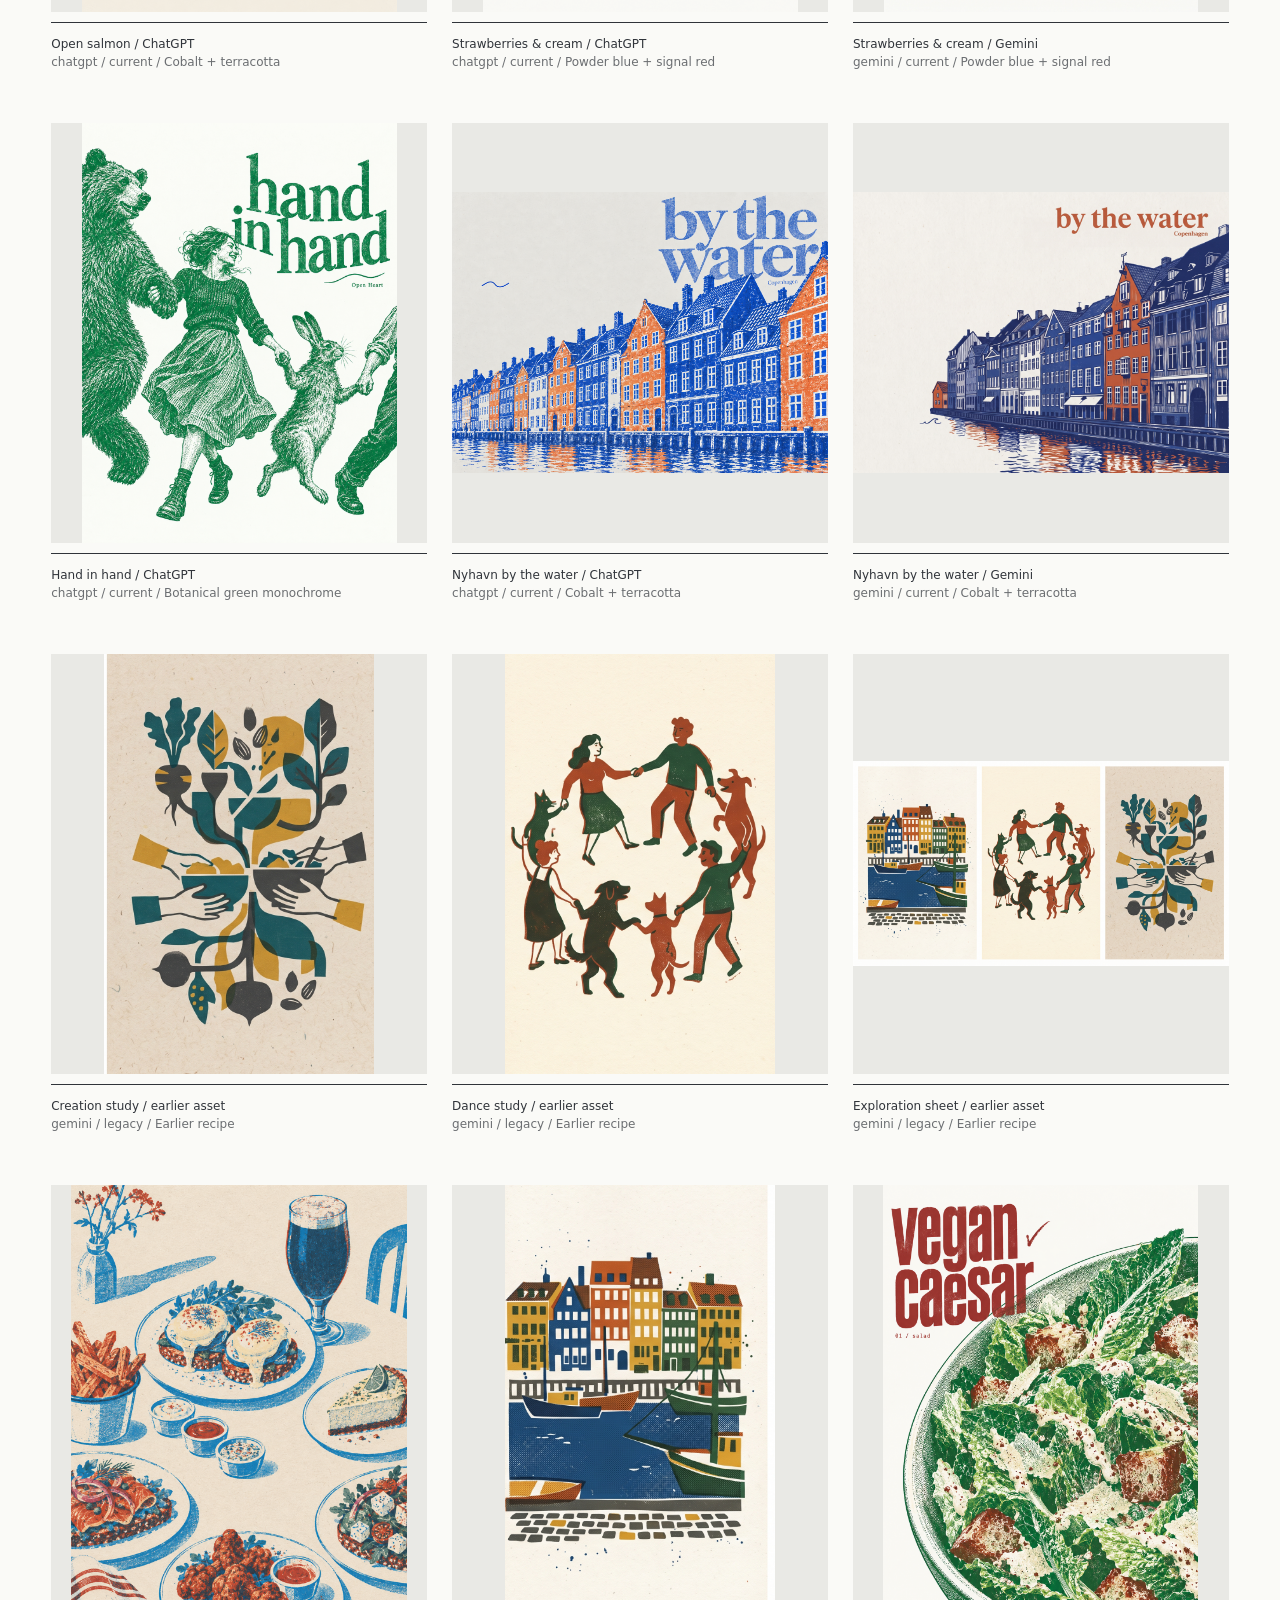
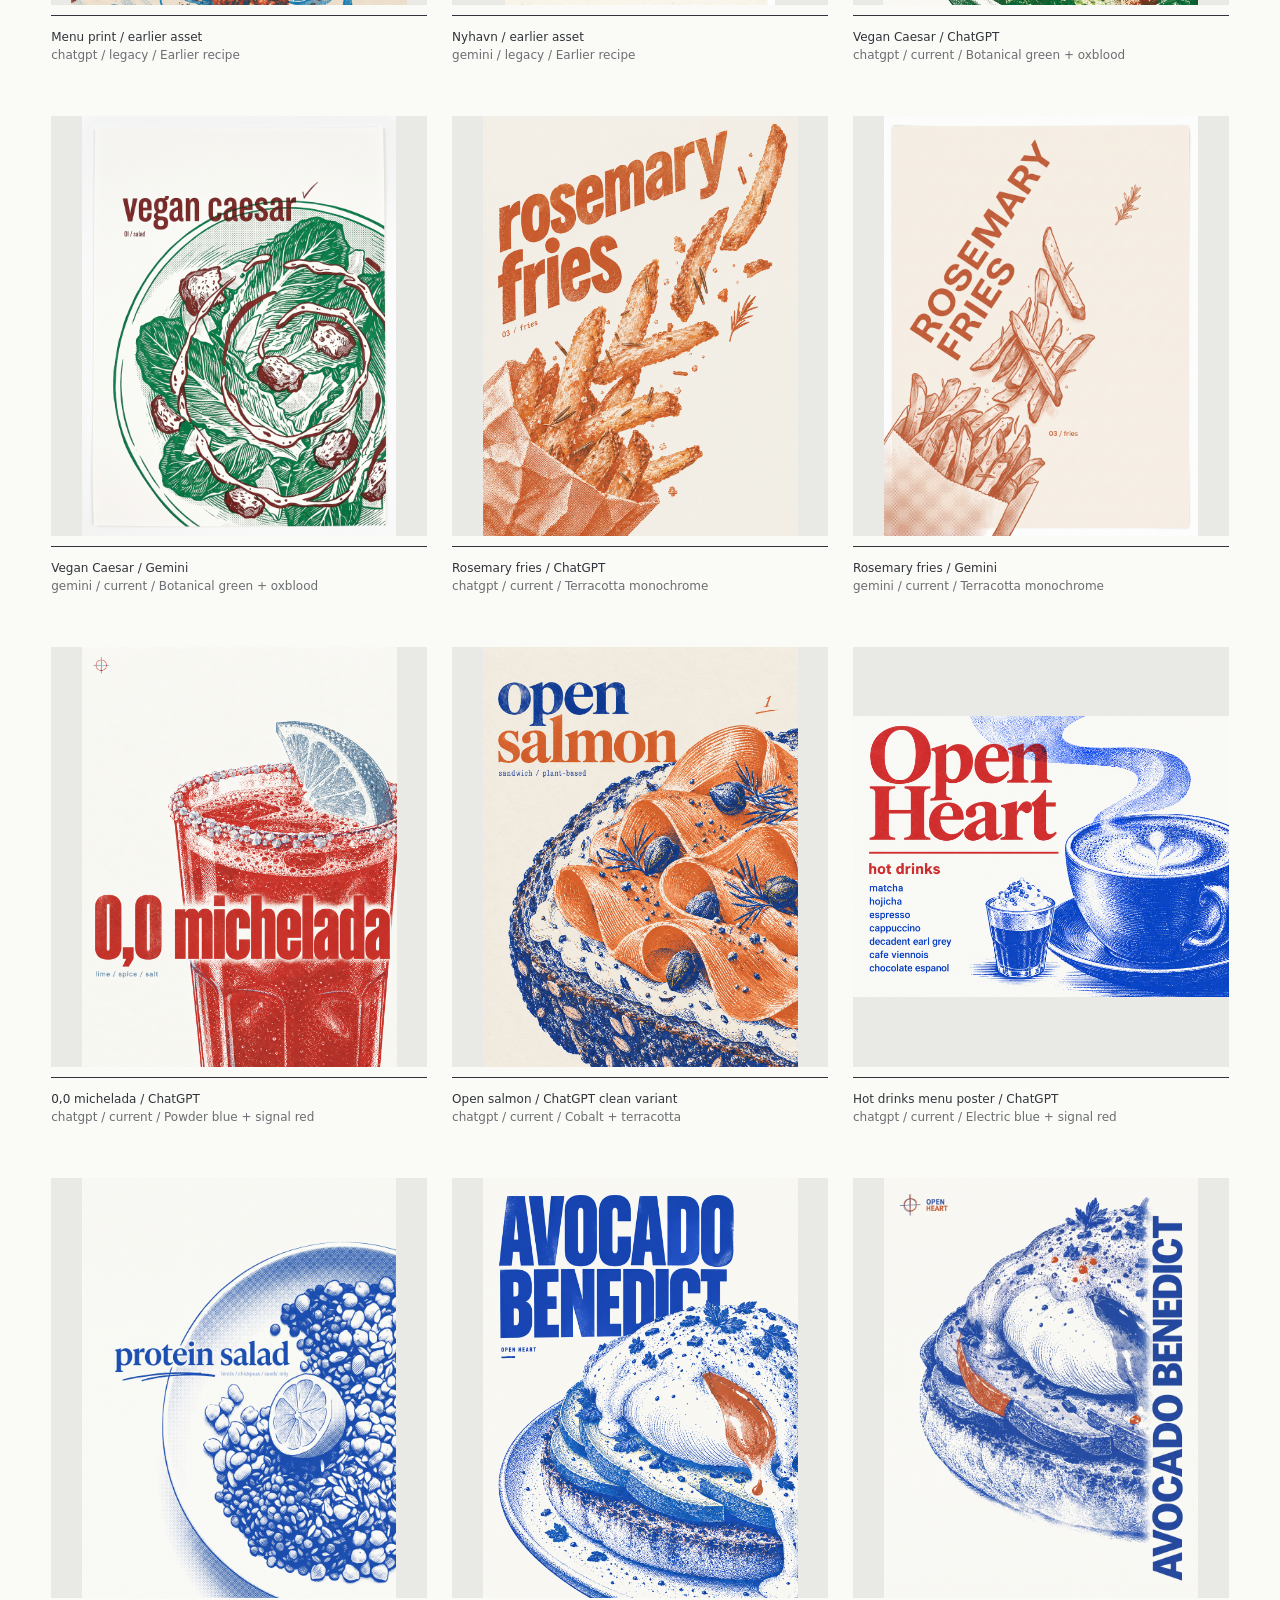
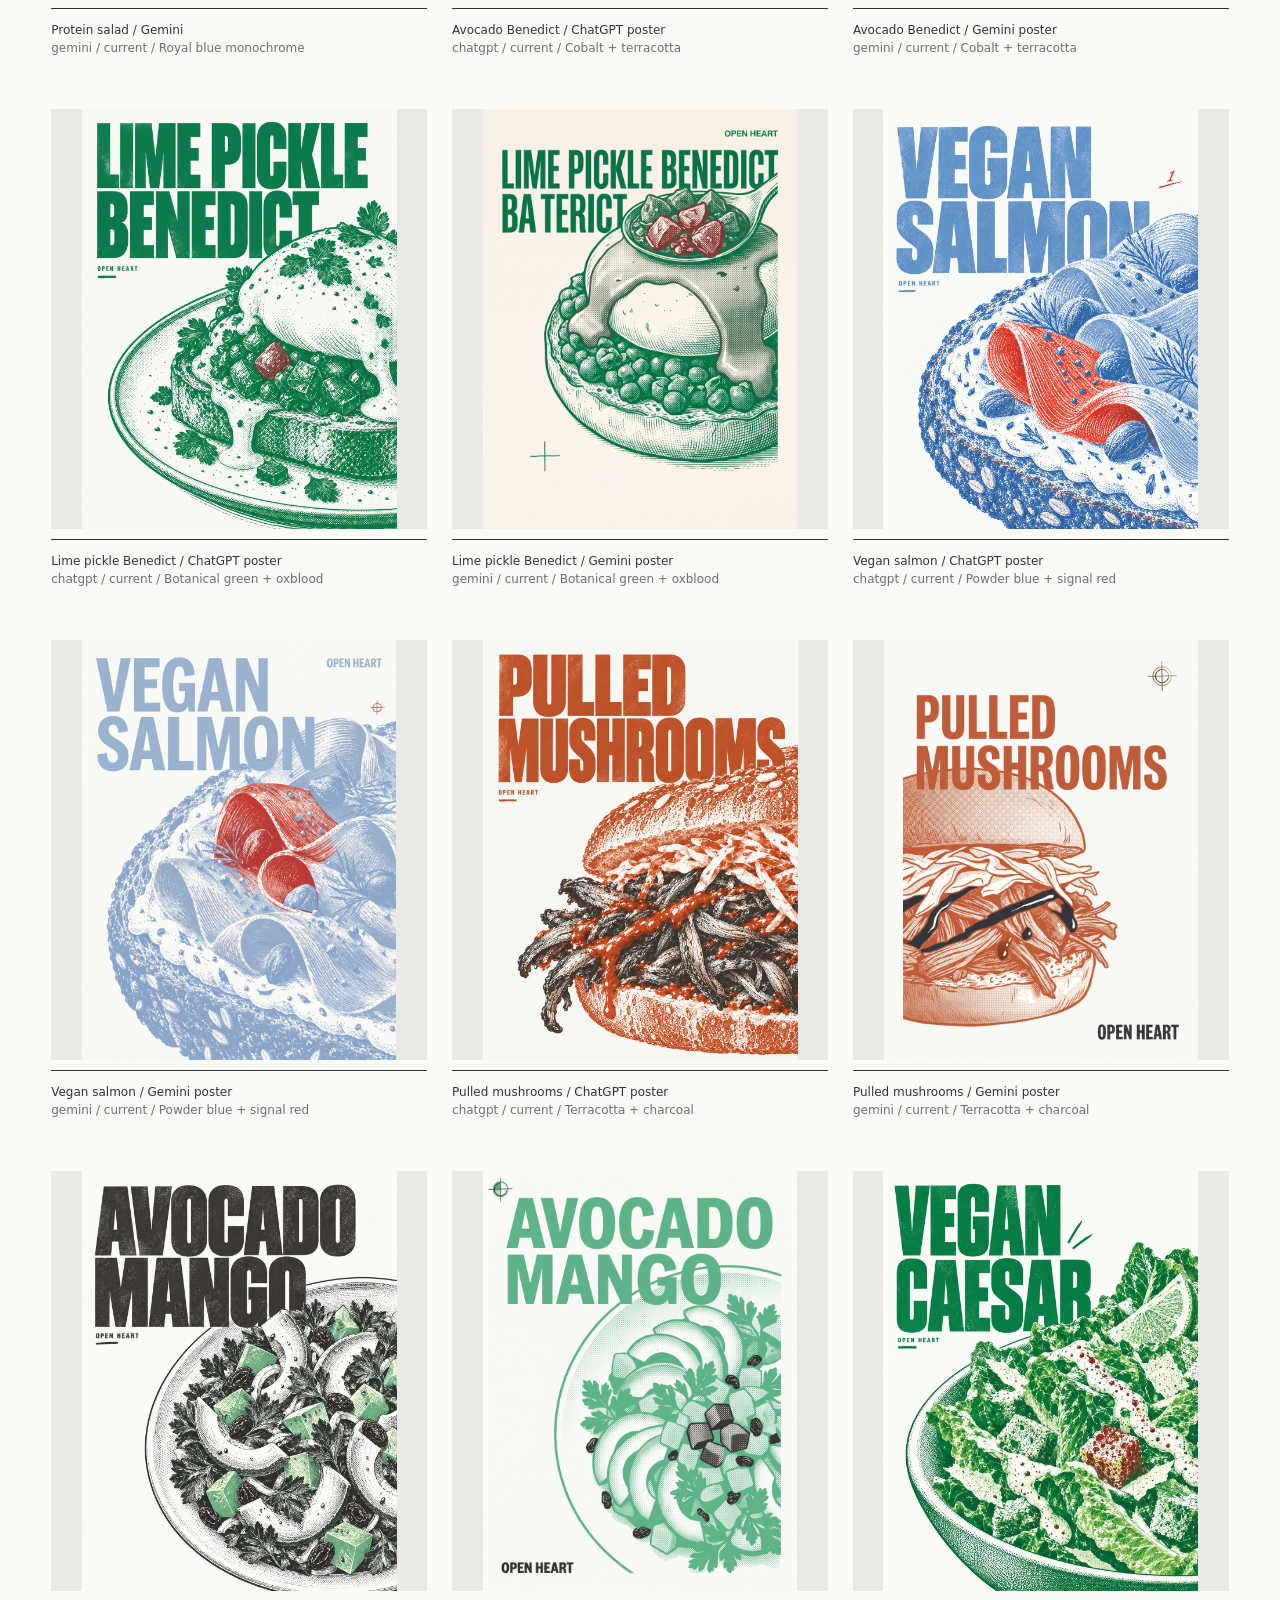
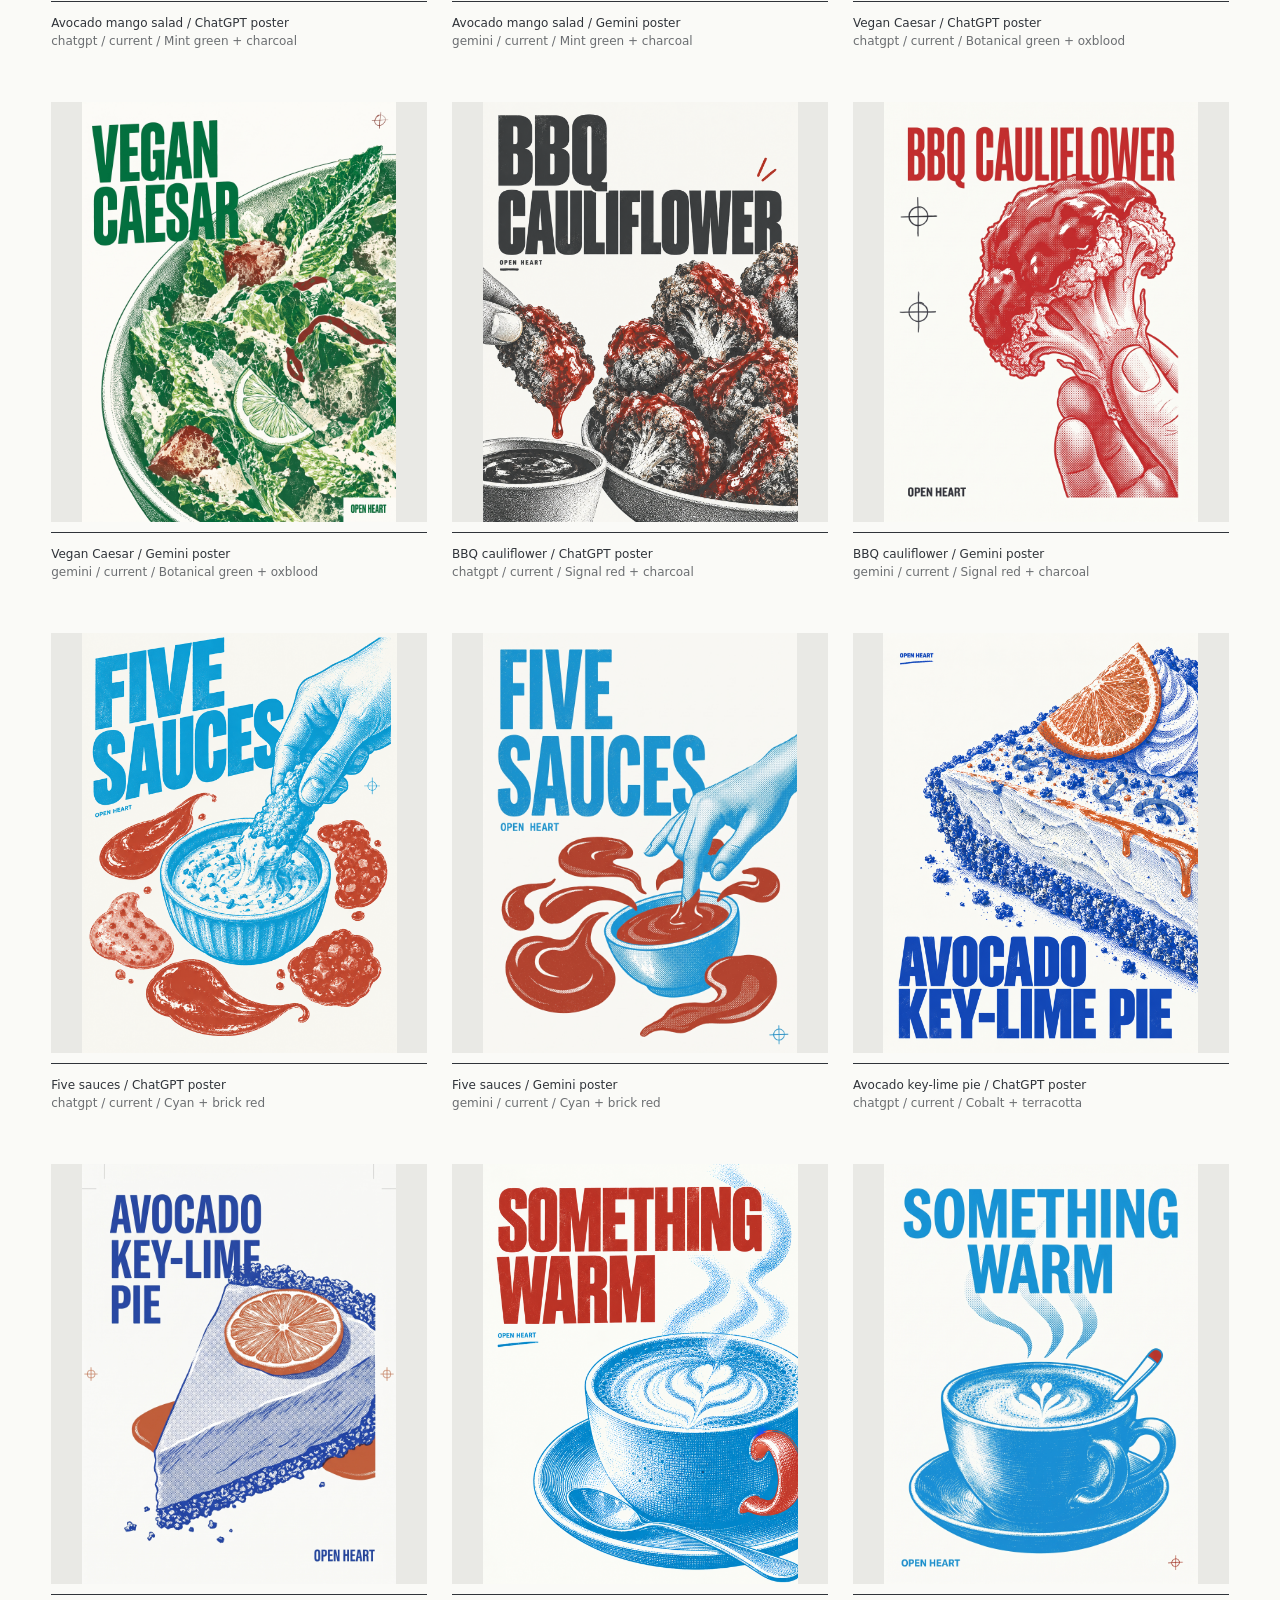
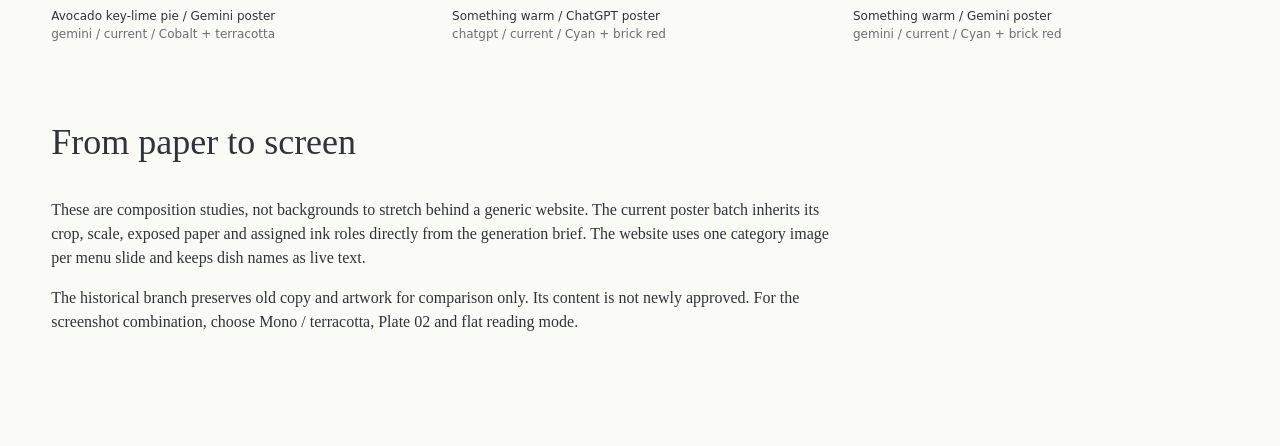
<file: studio.html>
<!doctype html>
<html lang="en"><meta charset="utf-8"><meta name="viewport" content="width=device-width,initial-scale=1"><title>Open Heart / print room</title>
<style>
*{box-sizing:border-box}body{margin:0;background:#FAFAF7;color:#30343A;font:16px/1.5 Georgia,serif}header{padding:5vw;background:#2148B8;color:#FAFAF7}h1{font-size:clamp(45px,9vw,130px);line-height:.9;font-weight:normal;letter-spacing:-.06em;margin:35px 0}header p{max-width:650px}a{color:inherit}nav{display:flex;gap:24px;flex-wrap:wrap}label,select,figcaption{font:12px/1.5 system-ui,sans-serif}select{padding:10px;background:transparent;color:inherit;border:1px solid;margin:10px 20px 0 5px}main{padding:4vw}.grid{display:grid;grid-template-columns:repeat(3,minmax(0,1fr));gap:40px 25px}figure{margin:0}img{width:100%;height:420px;object-fit:contain;background:#E9E9E5;display:block}figcaption{padding:12px 0;border-top:1px solid;margin-top:10px}figcaption span{display:block;opacity:.7}#count{font:14px system-ui;margin:0 0 35px}.notes{max-width:800px;margin:60px 0}.notes h2{font-size:36px;font-weight:normal}@media(max-width:800px){.grid{grid-template-columns:repeat(2,minmax(0,1fr))}img{height:280px}}@media(max-width:480px){.grid{grid-template-columns:1fr}img{height:auto}}
</style>
<header><nav><a href="index.html">Current website</a><a href="comparisons/first-design/">Historical design</a><a href="DESIGN-NOTES.md">Design notes</a></nav><h1>Open Heart<br>print room</h1><p>Individual browser-generated prints, paired ChatGPT and Gemini explorations. The accepted poster batch contains 20 files, two versions for each of 10 subjects. Open any image for the full-resolution original.</p><label>Provider<select id="provider"><option value="all">Both providers</option><option value="chatgpt">ChatGPT</option><option value="gemini">Gemini</option></select></label><label>Collection<select id="collection"><option value="all">All studies</option><option value="posters">Accepted poster pair</option><option value="menu">Food & drink</option><option value="studies">City, people, identity & posters</option><option value="legacy">Earlier assets</option></select></label><label><input type="checkbox" id="rejected"> Include rejected experiments</label></header>
<main><p id="count" role="status">Loading saved assets...</p><div class="grid" id="gallery"></div><section class="notes"><h2>From paper to screen</h2><p>These are composition studies, not backgrounds to stretch behind a generic website. The current poster batch inherits its crop, scale, exposed paper and assigned ink roles directly from the generation brief. The website uses one category image per menu slide and keeps dish names as live text.</p><p>The historical branch preserves old copy and artwork for comparison only. Its content is not newly approved. For the screenshot combination, choose Mono / terracotta, Plate 02 and flat reading mode.</p></section></main>
<script>
fetch('assets/catalog.json').then(r=>{if(!r.ok)throw Error('Catalog unavailable');return r.json()}).then(items=>{const provider=document.querySelector('#provider'),collection=document.querySelector('#collection'),rejected=document.querySelector('#rejected');function render(){const visible=items.filter(i=>(provider.value==='all'||i.provider===provider.value)&&(collection.value==='all'||i.collection===collection.value)&&(rejected.checked||i.status!=='rejected'));document.querySelector('#count').textContent=`${visible.length} files shown / ${items.filter(i=>i.status==='current').length} current studies, ${items.filter(i=>i.status==='review').length} under review, ${items.filter(i=>i.status==='legacy').length} legacy files`;document.querySelector('#gallery').replaceChildren(...visible.map(i=>{const f=document.createElement('figure'),a=document.createElement('a'),img=document.createElement('img'),c=document.createElement('figcaption'),s=document.createElement('span');a.href=i.path;a.target='_blank';a.rel='noopener';img.src=i.path;img.alt=i.title;img.loading='lazy';a.append(img);c.textContent=i.title;s.textContent=`${i.provider} / ${i.status} / ${i.palette||'earlier recipe'}`;c.append(s);f.append(a,c);return f}));} [provider,collection,rejected].forEach(e=>e.addEventListener('change',render));render();}).catch(()=>{document.querySelector('#count').textContent='Could not load the catalog. Open this page through the local server or GitHub Pages.'});
</script></html>
</file>
<file: styles.css>
@import url('https://fonts.googleapis.com/css2?family=DM+Mono:wght@400;500&family=Newsreader:opsz,wght@6..72,400;6..72,500;6..72,600&family=Work+Sans:wght@400;500;600;700&display=swap');
:root{--paper:#FAFAF7;--ink:#159DDA;--accent:#B64032;--field:#B64032;--deep:#159DDA;--field-text:#FAFAF7;--text:var(--ink);--serif:'Newsreader',Georgia,serif;--sans:'Work Sans',Arial,sans-serif;--mono:'DM Mono',monospace;--line:color-mix(in srgb,var(--ink) 25%,var(--paper))}
html[data-palette=cyan-brick]{--ink:#159DDA;--accent:#B64032;--field:#159DDA;--deep:#B64032;--text:#B64032}
html[data-palette=brick-cyan]{--ink:#B64032;--accent:#159DDA;--field:#9F4A40;--deep:#159DDA;--text:#159DDA}
html[data-palette=electric-carbon]{--ink:#173AE3;--accent:#242321;--field:#173AE3;--deep:#242321;--text:#242321}
html[data-palette=mono-aubergine]{--ink:#63365F;--accent:var(--ink);--field:var(--ink);--deep:var(--ink);--text:var(--ink)}
html[data-palette=mono-electric]{--ink:#173AE3;--accent:var(--ink);--field:var(--ink);--deep:var(--ink);--text:var(--ink)}
*{box-sizing:border-box}html{scroll-behavior:smooth;scroll-padding-top:100px;background:var(--paper)}body{margin:0;color:var(--text);font-family:var(--sans);background:var(--paper)}button,select{font:inherit;color:inherit}button,a,summary,select{touch-action:manipulation}button,summary{cursor:pointer}a{color:inherit}button:focus-visible,a:focus-visible,summary:focus-visible,select:focus-visible,.carousel:focus-visible{outline:2px solid var(--text);outline-offset:5px}.skip-link{position:fixed;top:-100px;left:12px;z-index:100;background:var(--paper);padding:15px}.skip-link:focus{top:10px}
.topbar{position:relative;z-index:30;display:flex;align-items:center;justify-content:space-between;gap:24px;margin:0 4vw;padding:22px 0;border-bottom:1px solid var(--line)}.small-wordmark{font:600 25px var(--serif);letter-spacing:-1.2px;text-decoration:none}.topbar nav{display:flex;gap:30px;font-size:13px}.topbar nav a{text-decoration:none}.topbar nav a:hover{text-decoration:underline;text-underline-offset:5px}
.developer-panel{font:11px var(--mono)}.developer-panel summary{list-style:none;padding:12px 0}.developer-panel__body{position:absolute;right:0;top:70px;width:290px;background:var(--paper);border:1px solid var(--line);padding:20px;z-index:40}.developer-panel label{display:block;margin-bottom:7px}.developer-panel select{display:block;width:100%;padding:10px;background:var(--paper);border:1px solid var(--line);margin-bottom:20px}.developer-panel p{font:11px/1.6 var(--sans)}.developer-panel .check{display:flex;align-items:center;gap:8px}.developer-panel a{display:block;padding-top:15px}
.face{position:relative;background:var(--paper)}.face__inner{position:relative;width:100%;padding:45px 4vw 70px}.face:nth-child(even){background:var(--field);color:var(--field-text)}.face:nth-child(even) .category-heading,.face:nth-child(even) .dish-caption{border-color:color-mix(in srgb,var(--field-text) 50%,transparent)}.face:nth-child(even) .dish-art{background:var(--paper)}.face:last-child{background:var(--deep);color:var(--paper)}.face:last-child .category-heading,.face:last-child .dish-caption{border-color:color-mix(in srgb,var(--paper) 50%,transparent)}.hero .face__inner{min-height:850px;padding-top:26px;overflow:hidden}.edition,.section-kicker,.hero-index{font:11px var(--mono);text-transform:uppercase;letter-spacing:.06em}.edition{margin:0}.logo{display:flex;gap:4vw;align-items:baseline;font-family:var(--serif);font-weight:500;letter-spacing:-.065em;font-size:clamp(36px,5.5vw,92px);line-height:.8;margin:36px 0 0;color:var(--ink);position:relative;z-index:2;pointer-events:none;white-space:nowrap}.logo span{display:inline-flex;align-items:baseline}.logo b{font-size:3.3em;font-weight:500;letter-spacing:-.07em;line-height:.8}.hero-print{position:absolute;top:145px;right:13vw;width:35vw;max-width:560px;z-index:1;margin:0}.hero-print img{width:100%;height:auto;display:block}.hero-intro{position:relative;z-index:3;max-width:390px;margin-top:120px}.hero-intro p{font:18px/1.55 var(--sans);margin:0 0 28px}.text-link{font-size:13px;text-underline-offset:7px}.hero-index{position:absolute;right:4vw;bottom:48px;writing-mode:vertical-rl}.logo-stacked .logo{display:block;font-size:5vw}.logo-stacked .logo span{display:flex}.logo-stacked .hero-print{right:5vw}.logo-stacked .hero-intro{margin-top:70px}
.menu-category{margin-bottom:65px;scroll-margin-top:35px}.category-heading{display:flex;justify-content:space-between;align-items:baseline;gap:25px;border-top:1px solid var(--ink);padding-top:15px;margin-bottom:26px}.category-heading h2{font:500 clamp(42px,6vw,88px)/1 var(--serif);letter-spacing:-.055em;margin:0}.carousel-controls{display:flex;align-items:center;gap:8px}.carousel-controls button{width:44px;height:44px;border:1px solid var(--line);background:none;font-size:22px}.carousel-controls button:disabled{opacity:.25;cursor:default}.carousel-count{font:11px var(--mono);margin-right:14px;white-space:nowrap}
.carousel{display:flex;gap:3vw;overflow-x:auto;scroll-snap-type:x mandatory;scrollbar-width:thin;scrollbar-color:var(--ink) var(--paper);padding-bottom:22px;align-items:flex-start}.dish{flex:0 0 calc((100% - 6vw)/3);min-width:0;scroll-snap-align:start}.dish-art{margin:0 0 20px;aspect-ratio:3/4;overflow:hidden;background:var(--paper)}.dish-art[hidden]{display:none}.dish-art img{width:100%;height:100%;object-fit:contain;display:block}.dish-caption{display:grid;grid-template-columns:24px 1fr;gap:12px;border-top:1px solid var(--line);padding-top:16px}.item-number{font:10px var(--mono);padding-top:5px}.dish h3{font:500 clamp(22px,2.5vw,36px)/1.07 var(--serif);letter-spacing:-.035em;margin:0 0 10px}.dish p{font:14px/1.55 var(--sans);max-width:340px;margin:0 0 14px}.dish small{font:10px/1.5 var(--mono);display:block}.warm-ritual{display:flex;justify-content:space-between;gap:20px;padding:20px 0 55px;font:15px var(--sans)}.warm-ritual b{font:11px var(--mono);margin-right:12px}.section-kicker{margin:0 0 32px}.menu-category:last-child{margin-bottom:0}footer{display:flex;gap:30px;align-items:center;flex-wrap:wrap;justify-content:space-between;border-top:1px solid var(--ink);padding-top:30px;margin-top:60px}footer p{font-size:12px;line-height:1.6}footer button{border:0;background:none;text-decoration:underline;text-underline-offset:5px;font-size:13px}#share-status{font-size:12px}
body:not(.is-flat) #scroll-track{height:600svh}body:not(.is-flat) #scene{position:sticky;top:0;height:100svh;perspective:1800px;overflow:hidden}body:not(.is-flat) #prism{width:100%;height:100%;transform-style:preserve-3d;will-change:transform}body:not(.is-flat) .face{position:absolute;inset:0;width:100%;height:100%;backface-visibility:hidden;overflow:hidden}body:not(.is-flat) .face__inner{height:100%;min-height:0;overflow:auto;padding-top:35px}body:not(.is-flat) .face::after{content:'';position:absolute;inset:0;pointer-events:none;background:linear-gradient(var(--shade-direction,to bottom),transparent,rgba(0,0,0,calc(var(--shade,0) * .7)));opacity:1;z-index:10;backface-visibility:hidden;transform:translateZ(.5px);will-change:background;contain:paint}
body:not(.is-flat) #scene.no-3d-shadows .face::after,
body:not(.is-flat) #scene.is-resting .face::after{display:none}
.is-flat .face{visibility:visible!important;transform:none!important}.is-flat #prism{transform:none!important}
@media(min-width:1600px){.face__inner{padding-left:max(4vw,calc((100vw - 1480px)/2));padding-right:max(4vw,calc((100vw - 1480px)/2))}.hero .face__inner{min-height:1000px}}
@media(max-width:800px){.topbar{gap:16px;margin:0 6vw;padding:18px 0;flex-wrap:wrap}.topbar nav{gap:18px}.small-wordmark{font-size:22px}.developer-panel{width:100%;font-size:10px}.developer-panel summary{padding:0}.developer-panel__body{top:95px;right:0}.face__inner{padding:35px 6vw 45px}.hero .face__inner{min-height:0;padding-top:22px;padding-bottom:60px}.logo{font-size:6vw;gap:5vw;margin-top:35px}.logo b{font-size:3.3em}.hero-print{position:relative;top:auto;right:auto;width:69%;margin:-5px 0 0 auto}.hero-intro{margin-top:12px;max-width:440px}.hero-intro p{font-size:16px}.hero-index{display:none}.dish{flex-basis:74%;}.carousel{gap:24px}.category-heading h2{font-size:47px}.carousel-count{display:none}.menu-category{margin-bottom:45px}.warm-ritual{display:grid;gap:18px;padding-bottom:40px}.logo-stacked .logo{font-size:8vw}.logo-stacked .hero-print{margin-top:-50px;right:0;width:60%}.logo-stacked .hero-intro{margin-top:20px}footer{gap:18px;align-items:flex-start}footer .small-wordmark{width:100%}}
@media(prefers-reduced-motion:reduce){html{scroll-behavior:auto}*,*::before,*::after{animation:none!important;transition:none!important}}
@media print{.topbar,.carousel-controls,#share-button{display:none}.carousel{display:block}.dish{break-inside:avoid;margin-bottom:25px}.face,#scene,#prism,#scroll-track{height:auto!important;position:static!important;transform:none!important;visibility:visible!important}.face::after{display:none!important}.dish-art{max-width:250px}}
.story-layout{display:grid;grid-template-columns:minmax(0,1fr) minmax(280px,36vw);gap:8vw;align-items:start;min-height:650px}.story-copy{max-width:520px;padding-top:5vw}.story-copy h2,.atmosphere-copy h2,.visit-layout h2,.closing h2{font:500 clamp(48px,7vw,104px)/.92 var(--serif);letter-spacing:-.06em;margin:0 0 34px;max-width:760px}.story-copy p,.atmosphere-copy p,.visit-lead,.closing>p{font-size:18px;line-height:1.55;max-width:520px;margin:0 0 24px}.feature-print{margin:0;max-width:520px}.feature-print img,.panel-print img{width:100%;height:auto;display:block}.feature-print figcaption,.panel-print figcaption{font:10px var(--mono);padding-top:12px}.menu-switcher{min-height:760px}.menu-switcher .category-heading{align-items:end}.menu-switcher .section-kicker{margin:0 0 14px}.menu-note{font:12px/1.5 var(--mono);max-width:430px;margin:-6px 0 30px;text-transform:uppercase}.category-controls{display:flex;align-items:center;gap:8px}.category-controls button{border:1px solid var(--line);background:none;padding:12px 14px}.category-tabs{display:flex;gap:8px;overflow-x:auto;padding:0 0 16px;margin-bottom:25px;scrollbar-width:thin;scrollbar-color:var(--ink) transparent}.category-tabs button{border:1px solid var(--line);background:transparent;padding:11px 14px;white-space:nowrap;font:11px var(--mono);text-transform:uppercase}.category-tabs button.is-active,.category-tabs button[aria-selected=true]{background:var(--ink);color:var(--paper);border-color:var(--ink)}.category-viewport{min-height:500px}.menu-slide[hidden]{display:none}.menu-slide-head{display:flex;justify-content:space-between;gap:24px;align-items:baseline;border-top:1px solid var(--ink);padding-top:16px;margin-bottom:28px}.menu-slide-head p{font:500 clamp(28px,3.5vw,52px)/1 var(--serif);letter-spacing:-.04em;margin:0}.menu-slide-head small{font:11px var(--mono);text-transform:uppercase;max-width:240px}.dish-carousel{padding-bottom:28px}.dish-carousel .dish{min-height:100px}.dish-carousel .dish:not(:has(.dish-art:not([hidden]))) .dish-caption{min-height:165px}.atmosphere-grid{display:grid;grid-template-columns:minmax(0,1.05fr) minmax(190px,.65fr) minmax(190px,.65fr);gap:3vw;align-items:start;min-height:690px}.atmosphere-copy{padding-top:4vw}.panel-print{margin:0}.panel-print--dance{padding-top:9vw}.visit-layout{display:grid;grid-template-columns:minmax(240px,.8fr) minmax(0,1.2fr);gap:8vw;min-height:450px}.visit-layout h2{max-width:400px}.visit-grid{display:grid;grid-template-columns:repeat(2,minmax(0,1fr));gap:18px}.info-block{border-top:1px solid var(--ink);padding-top:14px;min-height:150px}.info-block span{display:block;font:10px var(--mono);text-transform:uppercase;margin-bottom:22px}.info-block strong{display:block;font:500 clamp(22px,2.3vw,34px)/1.1 var(--serif);letter-spacing:-.03em;margin-bottom:12px}.info-block small{font-size:12px;line-height:1.5;display:block;max-width:250px}.interest-form{border-top:1px solid var(--ink);padding-top:18px;max-width:620px}.interest-form label{display:block;font:500 25px/1.1 var(--serif);margin-bottom:18px}.interest-form>div{display:flex;gap:10px}.interest-form input{min-width:0;flex:1;border:1px solid var(--line);background:transparent;padding:13px 14px;color:inherit}.interest-form button{border:1px solid var(--ink);background:var(--ink);color:var(--paper);padding:13px 16px}.interest-form small{display:block;font:10px/1.5 var(--mono);margin-top:12px}.closing{display:flex;flex-direction:column;justify-content:center;min-height:100%;padding-top:7vh!important}.closing .warm-ritual{width:100%;padding:0 0 10vh}.closing-mark{font:500 clamp(50px,10vw,160px)/.8 var(--serif);letter-spacing:-.09em;margin-bottom:5vh}.closing h2{max-width:760px;margin-bottom:24px}.closing>p{max-width:430px}.closing .text-link{margin-top:10px}.closing footer{border-color:color-mix(in srgb,var(--paper) 45%,transparent);width:100%;margin-top:10vh}.closing footer button{color:inherit}@media(max-width:800px){.story-layout,.atmosphere-grid,.visit-layout{display:block;min-height:0}.story-copy,.atmosphere-copy{padding-top:12vw}.feature-print{width:75%;margin:35px 0 0 auto}.atmosphere-copy{margin-bottom:35px}.panel-print{width:58%;margin:25px 0 0 auto}.panel-print--dance{padding-top:0;margin-left:0}.visit-grid{margin-top:45px}.visit-layout h2{margin-bottom:22px}.interest-form{margin-top:45px}.interest-form>div{display:block}.interest-form input,.interest-form button{width:100%;display:block}.interest-form button{margin-top:9px}.menu-switcher{min-height:720px}.menu-switcher .category-heading{display:block}.category-controls{margin-top:20px}.category-tabs{margin-right:-6vw;padding-right:6vw}.menu-slide-head{display:block}.menu-slide-head small{display:block;margin-top:12px}.closing{padding-top:12vw!important}.closing .warm-ritual{padding-bottom:18vw}.closing footer{margin-top:18vw}}
.pretext-demo{margin-top:clamp(70px,11vw,150px);max-width:940px}.pretext-demo__heading{display:flex;justify-content:space-between;gap:24px;align-items:baseline;border-top:1px solid var(--ink);padding-top:15px;margin-bottom:22px}.pretext-demo__heading p{font:500 clamp(28px,3.5vw,52px)/1 var(--serif);letter-spacing:-.04em;margin:0}.pretext-demo__heading small{font:11px var(--mono);text-transform:uppercase}.pretext-stage{position:relative;min-height:300px;overflow:hidden;display:flex;align-items:center;justify-content:center;isolation:isolate}.pretext-leaf{position:absolute;inset:12px 20%;z-index:-1;background:var(--accent);opacity:.24;clip-path:polygon(50% 0,78% 14%,96% 38%,82% 69%,50% 100%,18% 69%,4% 38%,22% 14%);transform:rotate(calc(var(--shape-x,0deg) + var(--shape-y,0deg))) scale(1.02);transition:transform .25s ease,opacity .25s ease}.pretext-lines{position:relative;width:100%;min-height:170px;color:var(--text);font:500 16px/1.55 var(--sans)}.pretext-lines span{position:absolute;display:block;text-align:center;transform:translateY(0);transition:top .3s ease,left .3s ease,width .3s ease}.pretext-stage[data-plain=true]{display:block;padding:30px 10%;min-height:0}.pretext-stage[data-plain=true] .pretext-leaf{opacity:.1}.pretext-stage[data-plain=true] .pretext-lines{white-space:pre-wrap;line-height:1.7}.pretext-stage[data-plain=true] .pretext-lines span{position:static;display:inline;transform:none}.pretext-actions{display:flex;align-items:center;gap:18px;flex-wrap:wrap;border-top:1px solid var(--line);padding-top:14px;font:10px var(--mono);text-transform:uppercase}.pretext-actions button{border:1px solid var(--line);background:none;padding:9px 12px}.pretext-actions a{text-underline-offset:4px}.pretext-actions span{margin-left:auto}@media(max-width:800px){.pretext-demo__heading{display:block}.pretext-demo__heading small{display:block;margin-top:10px}.pretext-stage{min-height:245px}.pretext-leaf{inset:8px 8%}.pretext-lines{font-size:14px}.pretext-actions span{width:100%;margin-left:0}}
.menu-slide-content{display:grid;grid-template-columns:minmax(190px,.72fr) minmax(0,1.28fr);gap:4vw;align-items:start}.category-art{margin:0;aspect-ratio:3/4;overflow:hidden;background:var(--paper)}.category-art img{display:block;width:100%;height:100%;object-fit:contain}.menu-slide-content .dish-carousel{min-width:0}@media(max-width:800px){.menu-slide-content{display:block}.category-art{width:58%;margin:0 0 30px auto}}

/* The menu is one compact, editorial carousel. The image is a cue, not a second menu. */
.menu-switcher{width:min(1120px,100%);margin-inline:auto;min-height:0}
.menu-note{margin:0 0 16px;max-width:520px}
.category-tabs{gap:0;border-top:1px solid var(--line);border-bottom:1px solid var(--line);padding:0;margin:0 0 28px;overflow-x:auto}
.category-tabs button{border:0;border-right:1px solid var(--line);background:transparent;padding:8px 11px;font-size:10px}
.category-tabs button:first-child{border-left:1px solid var(--line)}
.category-tabs button.is-active,.category-tabs button[aria-selected=true]{background:var(--ink);color:var(--paper);border-color:var(--ink)}
.menu-slide-content{grid-template-columns:minmax(0,1.5fr) minmax(150px,.55fr);gap:clamp(28px,5vw,72px);max-width:980px;margin-inline:auto}
.menu-slide-content .dish-carousel{grid-column:1;grid-row:1;display:grid;grid-template-columns:repeat(2,minmax(0,1fr));gap:0 28px;overflow:visible;padding-bottom:0}
.menu-slide-content .category-art{grid-column:2;grid-row:1;width:min(230px,100%);max-width:none;justify-self:end;align-self:start}
.menu-slide-content .dish{flex:none;min-width:0}
.menu-slide-content .dish-caption{min-height:0!important;height:100%;padding-top:12px}

/* Developer-only reference composition inspired by the supplied sparse study. */
.reference-chrome{display:none}
.layout-reference .topbar{position:fixed;inset:0 0 auto;margin:0;padding:22px 2.4vw;border:0;z-index:100;background:var(--paper)}
.layout-reference .small-wordmark{color:var(--accent)}
.layout-reference .developer-panel__body{top:54px;right:2.4vw}
.layout-reference .face{min-height:100svh}
.layout-reference .face__inner{min-height:100svh;padding:clamp(100px,11vh,150px) 6vw clamp(80px,10vh,130px);display:flex;align-items:center;justify-content:center}
.layout-reference .hero .face__inner{display:grid;grid-template-columns:minmax(280px,390px) minmax(300px,480px);gap:clamp(48px,8vw,140px);align-items:center;justify-content:center}
.layout-reference .hero-copy{grid-column:1;grid-row:1;max-width:390px}
.layout-reference .hero-print{position:static;grid-column:2;grid-row:1;width:min(42vw,480px);max-width:none;justify-self:center;transform:rotate(1.5deg)}
.layout-reference .logo{font-size:clamp(62px,7vw,118px);margin-top:24px}
.layout-reference .hero-intro{margin-top:36px;max-width:370px}
.layout-reference .hero-intro p{font-size:17px}
.layout-reference .hero-index{display:none}
.layout-reference .story-layout{width:min(980px,100%);grid-template-columns:minmax(280px,390px) minmax(260px,430px);gap:clamp(48px,8vw,140px);min-height:0;align-items:center}
.layout-reference .story-copy{padding-top:0}
.layout-reference .feature-print{max-width:430px}
.layout-reference .menu-switcher{width:min(980px,100%);min-height:0}
.layout-reference .menu-switcher .category-heading{margin-bottom:18px}
.layout-reference .category-viewport{min-height:0}
.layout-reference .atmosphere-grid{width:min(980px,100%);grid-template-columns:minmax(280px,390px) minmax(240px,360px);gap:clamp(48px,8vw,140px);min-height:0;align-items:center}
.layout-reference .atmosphere-copy{padding-top:0}
.layout-reference .panel-print--city{grid-column:2;grid-row:1 / span 2}
.layout-reference .panel-print--dance,.layout-reference .pretext-demo{display:none}
.layout-reference .visit-layout{width:min(980px,100%);grid-template-columns:minmax(280px,390px) minmax(260px,430px);gap:clamp(48px,8vw,140px);min-height:0;align-items:center}
.layout-reference .interest-form{width:min(620px,100%);margin:8vh auto 0}
.layout-reference .closing{align-items:flex-start;width:min(980px,100%);margin-inline:auto}
.layout-reference .closing footer{margin-top:8vh}
.layout-reference .reference-chrome{position:fixed;inset:auto 2.4vw 22px;display:flex;align-items:end;justify-content:space-between;gap:24px;z-index:90;font:10px var(--mono);text-transform:uppercase;color:var(--accent);pointer-events:none}
.layout-reference .reference-chrome>div{pointer-events:auto}
.reference-chrome__label{display:block;margin-bottom:8px}
.reference-pager{display:flex;gap:4px}
.reference-pager .face-button{width:24px;height:24px;padding:0;border:1px solid currentColor;border-radius:50%;background:transparent;color:inherit;font:10px var(--mono)}
.reference-pager .face-button.is-current{background:var(--accent);color:var(--paper)}
.reference-hint{white-space:nowrap}

@media(max-width:800px){
  .menu-slide-content{display:block}
  .menu-slide-content .category-art{width:54%;margin:0 0 28px auto}
  .menu-slide-content .dish-carousel{display:grid;grid-template-columns:1fr;gap:0;overflow:visible}
  .menu-slide-content .dish{flex:none}
  .category-tabs button{padding-inline:9px}
  .layout-reference .topbar{padding:18px 6vw}
  .layout-reference .developer-panel__body{right:6vw}
  .layout-reference .face__inner{display:block;padding:100px 6vw 100px}
  .layout-reference .hero .face__inner{display:block}
  .layout-reference .hero-copy{max-width:100%}
  .layout-reference .hero-print{width:68%;margin:48px 0 0 auto;transform:none}
  .layout-reference .logo{font-size:15vw}
  .layout-reference .story-layout,.layout-reference .atmosphere-grid,.layout-reference .visit-layout{width:100%;display:block}
  .layout-reference .feature-print,.layout-reference .panel-print--city{width:62%;margin:48px 0 0 auto}
  .layout-reference .menu-switcher{width:100%}
  .layout-reference .interest-form{margin-top:48px}
  .layout-reference .reference-chrome{inset:auto 6vw 16px}
}

@media(min-width:801px){
  .layout-reference .topbar nav{display:none}
  .layout-reference .logo{font-size:clamp(30px,2.8vw,50px);gap:1.5vw}
  .layout-reference .hero-print{width:min(36vw,420px)}
}

@media(max-width:800px){
  .layout-reference .topbar nav{display:none}
  .layout-reference .logo{font-size:12vw;gap:8vw}
}

/* In 3D mode the page-turn controls stay reachable while the scene moves underneath. */
body:not(.is-flat) .reference-chrome{position:fixed;inset:auto 2.4vw 22px;display:flex;align-items:end;justify-content:space-between;gap:24px;z-index:90;font:10px var(--mono);text-transform:uppercase;color:var(--accent);pointer-events:none}
body:not(.is-flat) .reference-chrome>div{pointer-events:auto}
body:not(.is-flat) .logo{pointer-events:auto}
body:not(.is-flat) .reference-chrome{background:transparent;border:0;padding:0;color:var(--ink)}
body:not(.is-flat) .reference-chrome>div,body:not(.is-flat) .reference-hint{background:var(--paper);border:1px solid var(--line);padding:8px 10px}
@media(min-width:801px){
  body:not(.is-flat) .hero-intro{margin-top:82px}
}
@media(max-width:800px){
  body:not(.is-flat) .reference-chrome{inset:auto 6vw 16px}
  body:not(.is-flat) .hero-intro{margin-top:28px}
}

/* Centered pair SMALL keeps the sparse reference logic while reducing the reading group. */
.layout-reference-small .face__inner{padding-left:8vw;padding-right:8vw}
.layout-reference-small .hero .face__inner{grid-template-columns:minmax(210px,300px) minmax(180px,300px);gap:clamp(24px,5vw,60px)}
.layout-reference-small .hero-copy{max-width:300px}
.layout-reference-small .hero-print{width:min(26vw,300px)}
.layout-reference-small .logo{font-size:clamp(26px,2.4vw,42px);gap:1vw}
.layout-reference-small .hero-intro{max-width:300px;margin-top:26px}
.layout-reference-small .hero-intro p{font-size:14px;line-height:1.5}
.layout-reference-small .story-layout{width:min(760px,100%);grid-template-columns:minmax(220px,300px) minmax(190px,320px);gap:clamp(24px,5vw,60px)}
.layout-reference-small .feature-print{max-width:320px}
.layout-reference-small .menu-switcher,.layout-reference-small .minimal-menu{width:min(760px,100%)}
.layout-reference-small .menu-switcher .category-heading h2{font-size:clamp(38px,5vw,68px)}
.layout-reference-small .atmosphere-grid{width:min(760px,100%);grid-template-columns:minmax(220px,300px) minmax(190px,300px);gap:clamp(24px,5vw,60px)}
.layout-reference-small .visit-layout{width:min(760px,100%);grid-template-columns:minmax(220px,300px) minmax(190px,320px);gap:clamp(24px,5vw,60px)}
.layout-reference-small .closing{width:min(760px,100%)}

/* The minimal menu removes imagery and lets three larger groups do the navigation work. */
.minimal-menu{width:min(820px,100%);margin-inline:auto;min-height:0}
.minimal-menu__heading{display:grid;grid-template-columns:minmax(0,1fr) minmax(150px,220px);gap:0 32px;border-top:1px solid var(--ink);padding-top:15px}
.minimal-menu__heading .section-kicker{grid-column:1 / -1;margin:0 0 24px}
.minimal-menu__heading h2{font:500 clamp(48px,6.5vw,84px)/.92 var(--serif);letter-spacing:-.06em;margin:0;max-width:620px}
.minimal-menu__note{font:11px/1.55 var(--mono);text-transform:uppercase;margin:4px 0 0;max-width:190px}
.minimal-menu__tabs{display:grid;grid-template-columns:repeat(3,minmax(0,1fr));margin-top:42px;border-top:1px solid color-mix(in srgb,var(--field-text) 50%,transparent);border-bottom:1px solid color-mix(in srgb,var(--field-text) 50%,transparent)}
.minimal-menu__tabs button{border:0;border-right:1px solid color-mix(in srgb,var(--field-text) 50%,transparent);background:transparent;color:inherit;padding:14px 13px;text-align:left;font:10px/1.4 var(--mono);text-transform:uppercase}
.minimal-menu__tabs button:first-child{border-left:1px solid color-mix(in srgb,var(--field-text) 50%,transparent)}
.minimal-menu__tabs button.is-active,.minimal-menu__tabs button[aria-selected=true]{background:var(--paper);color:var(--field);border-color:var(--paper)}
.minimal-menu__viewport{margin-top:24px}
.minimal-menu__slide[hidden]{display:none}
.minimal-menu__list{list-style:none;padding:0;margin:0;border-top:1px solid color-mix(in srgb,var(--field-text) 50%,transparent)}
.minimal-menu__item{display:grid;grid-template-columns:34px minmax(0,1fr);gap:16px;align-items:baseline;border-bottom:1px solid color-mix(in srgb,var(--field-text) 50%,transparent);padding:14px 0}
.minimal-menu__item>span{font:10px var(--mono);padding-top:5px}
.minimal-menu__item h3{font:500 clamp(24px,2.6vw,36px)/1.05 var(--serif);letter-spacing:-.035em;margin:0 0 7px}
.minimal-menu__item p{font:11px/1.45 var(--mono);text-transform:uppercase;margin:0;opacity:.78}

/* Face 2 is paper, so controls use the active ink instead of white-on-white states. */
#face-2 .minimal-menu__heading,#face-2 .category-heading{border-color:var(--line)}
#face-2 .category-tabs,#face-2 .minimal-menu__tabs{border-color:var(--line)}
#face-2 .category-tabs button,#face-2 .minimal-menu__tabs button{border-color:var(--line)}
#face-2 .category-tabs button.is-active,#face-2 .category-tabs button[aria-selected=true],#face-2 .minimal-menu__tabs button.is-active,#face-2 .minimal-menu__tabs button[aria-selected=true]{background:var(--ink);color:var(--paper);border-color:var(--ink)}

@media(max-width:800px){
  body{overflow-x:hidden}
  .topbar{margin:0 6vw;padding:16px 0 14px;align-items:flex-start}
  .topbar nav{width:100%;justify-content:space-between;gap:0;order:2;padding-top:5px}
  .developer-panel{order:3}
  .developer-panel__body{top:106px;right:0;width:min(360px,calc(100vw - 12vw));padding:16px}
  .developer-panel select{margin-bottom:14px;padding:9px}
  .face__inner{padding:40px 6vw 64px}
  .hero .face__inner{min-height:calc(100svh - 90px);padding-top:26px;display:flex;flex-direction:column;align-items:flex-start}
  .hero-copy{width:100%}
  .logo{font-size:11vw;gap:5vw;line-height:.84;white-space:normal;flex-wrap:wrap}
  .logo span{display:flex}
  .logo b{font-size:2.8em}
  .hero-print{width:min(72%,300px);margin:34px 0 0 auto}
  .hero-intro{max-width:330px;margin-top:26px}
  .hero-intro p{font-size:16px;line-height:1.45;margin-bottom:22px}
  .story-copy h2,.atmosphere-copy h2,.visit-layout h2,.closing h2{font-size:clamp(48px,14vw,76px);margin-bottom:24px}
  .story-copy p,.atmosphere-copy p,.visit-lead,.closing>p{font-size:16px;line-height:1.5}
  .story-copy,.atmosphere-copy{padding-top:7vw}
  .feature-print{width:min(72%,280px);margin:36px 0 0 auto}
  .menu-switcher .category-heading h2{font-size:clamp(44px,13vw,68px)}
  .menu-switcher .menu-note{margin-top:8px;margin-bottom:18px}
  .menu-slide-head p{font-size:clamp(28px,8vw,40px)}
  .menu-slide-content .category-art{width:min(58%,220px);margin:0 0 26px auto}
  .dish h3{font-size:28px}
  .dish p{font-size:14px}
  .atmosphere-copy{margin-bottom:30px}
  .panel-print{width:min(62%,240px)}
  .pretext-demo{margin-top:72px}
  .visit-grid{margin-top:36px}
  .info-block{min-height:0;padding-bottom:20px}
  .info-block strong{font-size:30px}
  .closing-mark{font-size:clamp(64px,20vw,112px)}
  .closing .warm-ritual{display:grid;gap:12px}
  .minimal-menu__heading{display:block}
  .minimal-menu__heading .section-kicker{margin-bottom:20px}
  .minimal-menu__heading h2{font-size:clamp(46px,13vw,68px)}
  .minimal-menu__note{margin-top:18px;max-width:260px}
  .minimal-menu__tabs{margin-top:30px}
  .minimal-menu__tabs button{min-height:62px;padding:11px 8px;font-size:9px;line-height:1.25}
  .minimal-menu__item{grid-template-columns:28px minmax(0,1fr);gap:11px;padding:13px 0}
  .minimal-menu__item h3{font-size:25px}
  .minimal-menu__item p{font-size:10px}
  .layout-reference-small .face__inner{padding:96px 9vw 82px}
  .layout-reference-small .hero .face__inner{display:block;min-height:100svh}
  .layout-reference-small .logo{font-size:10vw;gap:5vw}
  .layout-reference-small .hero-print{width:min(60%,260px);margin:36px 0 0 auto}
  .layout-reference-small .hero-intro{max-width:300px;margin-top:26px}
  .layout-reference-small .hero-intro p{font-size:15px}
  .layout-reference-small .story-copy{padding-top:6vw}
  .layout-reference-small .feature-print,.layout-reference-small .panel-print--city{width:min(56%,230px);margin:36px 0 0 auto}
  .layout-reference-small .menu-switcher,.layout-reference-small .minimal-menu{width:100%}
  .layout-reference-small .closing{width:100%}
  .layout-reference .reference-chrome,body:not(.is-flat) .reference-chrome{inset:auto 0 0;padding:7px 6vw 10px;background:var(--paper);border-top:1px solid var(--line)}
}

/* One shared pair system now governs every non-menu face in SMALL mode. */
body:not(.is-flat) #scroll-track{height:300svh}
body:not(.is-flat) #scene{overscroll-behavior:none}
body:not(.is-flat) #scene.is-resting{perspective:none}
body:not(.is-flat) #scene.is-resting #prism{transform-style:flat}
body:not(.is-flat) #scene.is-resting .face{backface-visibility:visible}
body:not(.is-flat) #scene.is-resting .face[aria-hidden=false],
body:not(.is-flat) #scene.is-resting .face[aria-hidden=false] .face__inner{pointer-events:auto;user-select:text}
body:not(.is-flat) #scene.is-resting .face[aria-hidden=true]{pointer-events:none;user-select:none}
body:not(.is-flat) #face-2 .face__inner{align-items:flex-start;padding-top:max(110px,12vh);padding-bottom:100px}
.layout-reference .hero .face__inner{display:flex;align-items:center;justify-content:center}
.layout-reference .pair-layout{display:grid;grid-template-columns:minmax(280px,390px) minmax(260px,430px);gap:clamp(48px,8vw,140px);align-items:center;width:min(980px,100%);margin-inline:auto;min-height:0}
.layout-reference .pair-copy{width:100%;max-width:390px;align-self:center}
.layout-reference .pair-print{position:static;grid-column:2;grid-row:1;width:min(36vw,420px);max-width:430px;margin:0;justify-self:end;align-self:center;transform:none}
.layout-reference .pair-print img{display:block;width:100%;aspect-ratio:3/4;object-fit:cover}
.layout-reference .pair-print figcaption{font:10px var(--mono);padding-top:10px}

.layout-reference-small .pair-layout,.layout-reference .paired-menu.pair-layout{grid-template-columns:repeat(2,minmax(0,300px));gap:clamp(24px,5vw,60px);width:min(660px,100%)}
.layout-reference-small .pair-copy,.layout-reference .paired-menu__copy{width:300px;max-width:100%}
.layout-reference-small .pair-print,.layout-reference .paired-menu__print{grid-column:2;grid-row:1;width:300px;max-width:100%;aspect-ratio:3/4}
.layout-reference-small .pair-print img,.layout-reference .paired-menu__print img{height:100%}
.layout-reference-small .pair-copy .section-kicker,.layout-reference-small .pair-copy .edition{margin:0 0 18px}
.layout-reference-small .pair-copy h2,.layout-reference .paired-menu__copy h2{font:500 clamp(38px,3.6vw,52px)/.94 var(--serif);letter-spacing:-.055em;margin:0 0 20px;max-width:300px}
.layout-reference-small .pair-copy>p:not(.section-kicker):not(.edition){font-size:14px;line-height:1.5;margin:0 0 18px;max-width:300px}
.layout-reference-small .logo{margin:0;font-size:clamp(26px,2.4vw,42px);gap:1vw}
.layout-reference-small .hero-intro{margin-top:24px;max-width:300px}
.layout-reference-small .hero-intro p{font-size:14px;line-height:1.5;margin-bottom:20px}
.layout-reference-small .story-copy,.layout-reference-small .atmosphere-copy{padding-top:0}
.layout-reference-small .atmosphere-grid,.layout-reference-small .story-layout,.layout-reference-small .visit-layout{min-height:0}
.layout-reference-small .panel-print--city{grid-column:2;grid-row:1}
.layout-reference-small .closing{width:100%;align-items:stretch;padding-top:clamp(100px,11vh,150px)!important}
.closing-layout{display:grid;align-items:center}
.closing-copy>p{font-size:18px;line-height:1.55;margin:0 0 24px}
.layout-reference-small .closing .warm-ritual{display:grid;gap:7px;width:100%;padding:0;margin:20px 0;font:10px/1.4 var(--sans)}
.layout-reference-small .closing .warm-ritual b{font-size:9px}
.layout-reference-small .closing footer{display:grid;grid-template-columns:1fr auto;gap:8px 14px;width:100%;margin-top:24px;padding-top:14px}
.layout-reference-small .closing footer .small-wordmark{font-size:18px}
.layout-reference-small .closing footer p{font-size:9px;line-height:1.45;margin:0}
.layout-reference-small .closing footer button{font-size:10px;text-align:left;padding:0}

.layout-reference-small .visit-grid{grid-template-columns:repeat(2,minmax(0,1fr));gap:8px 12px;margin-top:20px}
.layout-reference-small .info-block{min-height:0;padding:8px 0}
.layout-reference-small .info-block span{font-size:8px;margin-bottom:5px}
.layout-reference-small .info-block strong{font-size:15px;line-height:1.12;margin-bottom:4px}
.layout-reference-small .info-block small{font-size:9px;line-height:1.35}
.layout-reference-small .interest-form{width:100%;margin:18px 0 0;padding-top:12px}
.layout-reference-small .interest-form label{font-size:16px;margin-bottom:9px}
.layout-reference-small .interest-form>div{display:grid;grid-template-columns:1fr;gap:6px}
.layout-reference-small .interest-form input,.layout-reference-small .interest-form button{width:100%;padding:8px 9px;font-size:10px}
.layout-reference-small .interest-form button{margin:0}
.layout-reference-small .interest-form small{font-size:8px;margin-top:7px}

/* Optional menu compliance mode: the same text-image pair, with category content rotating inside it. */
.paired-menu__items{list-style:none;padding:0;margin:18px 0 0;border-top:1px solid color-mix(in srgb,var(--field-text) 50%,transparent)}
.paired-menu__item{display:grid;grid-template-columns:22px minmax(0,1fr);gap:9px;padding:7px 0;border-bottom:1px solid color-mix(in srgb,var(--field-text) 50%,transparent)}
.paired-menu__item>span{font:8px var(--mono);padding-top:2px}
.paired-menu__item h3{font:500 16px/1.05 var(--serif);letter-spacing:-.025em;margin:0 0 3px}
.paired-menu__item p{font:8px/1.35 var(--mono);text-transform:uppercase;margin:0;opacity:.78}
.paired-menu__tabs{display:flex;gap:5px;margin-top:16px}
.paired-menu__tabs button{width:24px;height:24px;padding:0;border:1px solid color-mix(in srgb,var(--field-text) 55%,transparent);border-radius:50%;background:transparent;color:inherit;font:8px var(--mono)}
.paired-menu__tabs button.is-active,.paired-menu__tabs button[aria-selected=true]{background:var(--paper);border-color:var(--paper);color:var(--field)}
.paired-menu[hidden]{display:none!important}

/* The ultra-minimal list uses restaurant-menu scale, not display scale. */
.minimal-menu__heading h2{font-size:clamp(38px,4.2vw,56px)}
.minimal-menu__item{grid-template-columns:24px minmax(0,1fr);gap:10px;padding:8px 0}
.minimal-menu__item>span{font-size:8px;padding-top:2px}
.minimal-menu__item h3{font-size:clamp(15px,1.35vw,18px);line-height:1.08;margin-bottom:3px}
.minimal-menu__item p{font-size:8px;line-height:1.35}

/* Keep the active menu page visible in both the tab rail and the counter. */
.carousel-current{border:1px solid var(--line);padding:8px 10px;font:10px var(--mono);text-transform:uppercase;white-space:nowrap}
.category-tabs button{position:relative}
.category-tabs button.is-active::after,.category-tabs button[aria-selected=true]::after{content:'';position:absolute;left:10px;right:10px;bottom:3px;height:2px;background:currentColor}
.category-viewport{position:relative}
.category-viewport.is-animating{overflow:hidden}

/* All non-menu SMALL faces share one vertical center. Menu keeps its reading start. */
.layout-reference .face:not(#face-2)>.face__inner{padding-block:clamp(100px,11vh,150px);align-items:center}
body:not(.is-flat) .layout-reference .face:not(#face-2)>.face__inner{padding-block:100px;align-items:center}
body:not(.is-flat) .layout-reference .face:not(#face-2)>.face__inner.closing{align-items:center}

@media(max-width:800px){
  .layout-reference .pair-layout{display:block;width:min(330px,100%);margin-inline:auto}
  .layout-reference .pair-copy{width:100%;max-width:330px}
  .layout-reference .pair-print{width:min(82vw,280px);max-width:280px;margin:40px 0 0 auto}
  .layout-reference-small .pair-layout,.layout-reference .paired-menu.pair-layout{width:min(300px,100%)}
  .layout-reference-small .pair-copy,.layout-reference .paired-menu__copy{max-width:300px}
  .layout-reference-small .pair-print,.layout-reference .paired-menu__print{width:min(80vw,240px);max-width:240px;margin-top:36px}
  .layout-reference-small .pair-copy h2,.layout-reference .paired-menu__copy h2{font-size:clamp(38px,11vw,48px)}
  .layout-reference-small .hero .face__inner{display:block}
  .layout-reference-small .logo{font-size:10vw;gap:5vw}
  .minimal-menu__heading h2{font-size:clamp(36px,10vw,44px)}
  .minimal-menu__item{grid-template-columns:22px minmax(0,1fr);gap:8px;padding:7px 0}
  .minimal-menu__item h3{font-size:15px}
  .minimal-menu__item p{font-size:8px}
  .paired-menu__item h3{font-size:15px}
  .paired-menu__tabs{flex-wrap:wrap}
  .paired-menu__tabs button{width:44px;height:44px}
  .category-tabs button{min-height:44px;padding-inline:14px}
  .layout-reference .developer-panel summary{position:relative;z-index:102;min-height:36px;display:flex;align-items:center}
  .layout-reference .developer-panel__body{position:fixed;top:88px;left:6vw;right:6vw;width:auto;max-height:calc(100svh - 112px);overflow:auto}
  .layout-reference .reference-chrome,body:not(.is-flat) .reference-chrome{justify-content:center}
  .reference-chrome__label,.reference-hint{display:none}
  .reference-pager .face-button{width:44px;height:44px}
}

/* Cyan and brick alternate as fields while paper faces keep cyan headings. */
html[data-palette=cyan-brick] .face:nth-child(odd) h1,
html[data-palette=cyan-brick] .face:nth-child(odd) h2,
html[data-palette=cyan-brick] .face:nth-child(odd) h3{color:var(--ink)}

/* The inverted recipe keeps brick red as the ink and softens it on field faces. */
html[data-palette=brick-cyan] .face:nth-child(odd) h1,
html[data-palette=brick-cyan] .face:nth-child(odd) h2,
html[data-palette=brick-cyan] .face:nth-child(odd) h3{color:var(--ink)}

/* Rotation controls stay visible in every menu presentation. */
[data-carousel-autoplay-toggle]{border:1px solid var(--line);background:transparent;color:inherit;padding:8px 11px;font:10px var(--mono);text-transform:uppercase}
.minimal-menu__controls{display:flex;justify-content:flex-end;margin-top:16px}
.minimal-menu__tabs{margin-top:10px;border-color:var(--line)}
.minimal-menu__tabs button{position:relative;border-color:var(--line)}
.minimal-menu__tabs button.is-active::after,.minimal-menu__tabs button[aria-selected=true]::after{content:'';position:absolute;left:10px;right:10px;bottom:4px;height:2px;background:currentColor}
.paired-menu__autoplay{margin-top:14px}

/* A measured, persistent viewport prevents carousel motion from shifting the page. */
.category-viewport{position:relative;overflow:hidden;min-height:500px}

/* Ultra-minimal keeps each bundled menu pair legible as two lists plus one print. */
.minimal-menu__columns{display:grid;grid-template-columns:minmax(0,1fr) minmax(0,1fr) minmax(170px,.72fr);gap:clamp(20px,3vw,48px);align-items:start}
.minimal-menu__column{min-width:0}
.minimal-menu__category{margin:0 0 8px;border-top:1px solid var(--line);padding-top:10px;font:500 18px/1 var(--serif);letter-spacing:-.03em}
.minimal-menu__columns .minimal-menu__list{border-top:0}
.minimal-menu__columns .minimal-menu__item{grid-template-columns:24px minmax(0,1fr);gap:10px;padding:8px 0}
.minimal-menu__columns .minimal-menu__item h4{font:500 clamp(14px,1.25vw,18px)/1.08 var(--serif);letter-spacing:-.025em;margin:0 0 3px}
.minimal-menu__columns .minimal-menu__item p{font-size:8px;line-height:1.35}
.minimal-menu__columns .minimal-menu__list + .minimal-menu__category{margin-top:28px}
.minimal-menu__print{margin:0;aspect-ratio:3/4;overflow:hidden;background:var(--paper)}
.minimal-menu__print img{display:block;width:100%;height:100%;object-fit:contain}
.minimal-menu__viewport{position:relative;overflow:hidden}

/* Menu-specific headings stay at reading scale inside the rotating dish carousel. */
.menu-slide-content .dish h3{font-size:clamp(18px,1.45vw,24px);line-height:1.08;margin-bottom:7px}

/* Paper faces use carbon for copy while electric blue remains the structural ink. */
html[data-palette=electric-carbon] .face:nth-child(odd) h1,
html[data-palette=electric-carbon] .face:nth-child(odd) h2,
html[data-palette=electric-carbon] .face:nth-child(odd) h3{color:var(--ink)}
html[data-palette=electric-carbon] .face:nth-child(even):not(:last-child) h1,
html[data-palette=electric-carbon] .face:nth-child(even):not(:last-child) h2,
html[data-palette=electric-carbon] .face:nth-child(even):not(:last-child) h3,
html[data-palette=electric-carbon] .face:nth-child(even):not(:last-child) .section-kicker,
html[data-palette=electric-carbon] .face:nth-child(even):not(:last-child) .edition{color:var(--accent)}
#face-2 .paired-menu__tabs button{border-color:var(--line);color:var(--text)}
#face-2 .paired-menu__tabs button.is-active,
#face-2 .paired-menu__tabs button[aria-selected=true]{background:var(--ink);border-color:var(--ink);color:var(--paper);box-shadow:inset 0 -2px 0 currentColor}

/* Do not remove the selection and hit area of either face while a turn is in progress. */
body:not(.is-flat) .face,
body:not(.is-flat) .face__inner{user-select:text}

@media(max-width:800px){
  .minimal-menu__columns{grid-template-columns:1fr;gap:26px}
  .minimal-menu__print{width:min(58%,220px);margin-left:auto}
  .minimal-menu__category{font-size:17px}
  .minimal-menu__columns .minimal-menu__item h4{font-size:15px}
  .menu-slide-content .dish h3{font-size:19px}
}

/* Mobile art is always centered, regardless of the desktop composition. */
@media(max-width:800px){
  .face figure,
  .hero-print,
  .feature-print,
  .panel-print,
  .pair-print,
  .category-art,
  .minimal-menu__print,
  .paired-menu__print{
    margin-left:auto!important;
    margin-right:auto!important;
    justify-self:center!important;
  }
  .face figure img,
  .face img{
    display:block;
    margin-left:auto;
    margin-right:auto;
  }
}
</file>
